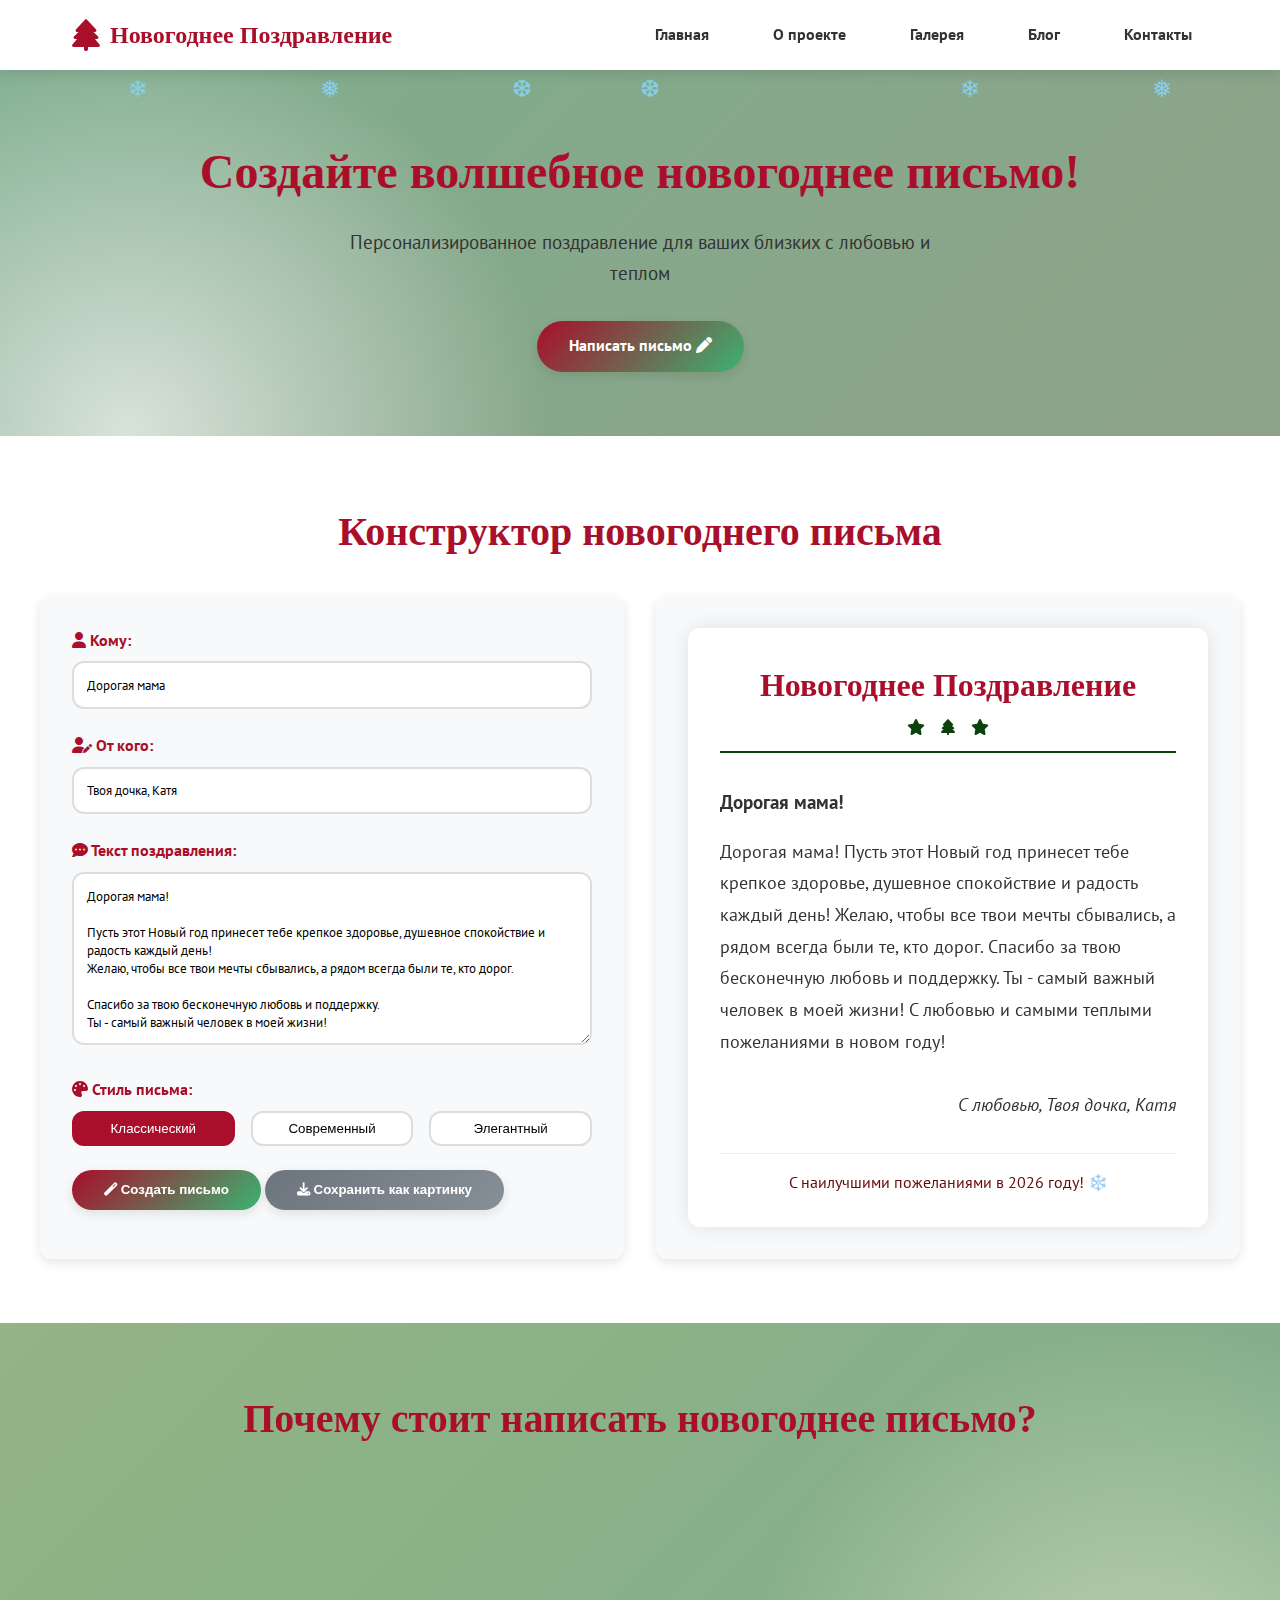
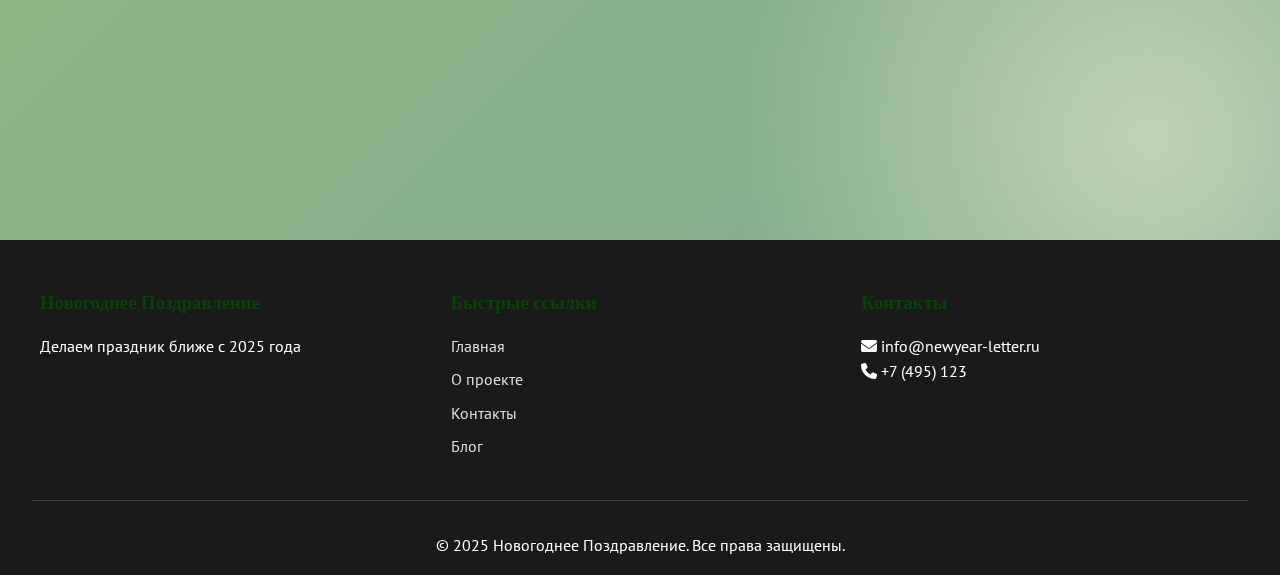
<file: index.html>
<!DOCTYPE html>
<html lang="ru">
<head>
    <meta charset="UTF-8">
    <meta name="viewport" content="width=device-width, initial-scale=1.0">
    <title>Новогоднее Поздравление | Создайте персональное письмо для близких</title>
    <meta name="description" content="Создайте уникальное новогоднее письмо для ваших близких! Персонализируйте текст, выберите оформление и отправьте теплые поздравления. Бесплатно и без регистрации.">
    <link rel="stylesheet" href="css/style.css">
    <link rel="preconnect" href="https://fonts.googleapis.com">
    <link rel="preconnect" href="https://fonts.gstatic.com" crossorigin>
    <link href="https://fonts.googleapis.com/css2?family=Mountains+of+Christmas:wght@400;700&family=PT+Sans:wght@400;700&display=swap" rel="stylesheet">
    <link rel="stylesheet" href="https://cdnjs.cloudflare.com/ajax/libs/font-awesome/6.4.0/css/all.min.css">
</head>
<body>
    <header>
        <nav>
            <div class="logo">
                <i class="fas fa-tree"></i>
                <h1>Новогоднее Поздравление</h1>
            </div>
            <ul>
                <li><a href="index.html">Главная</a></li>
                <li><a href="about.html">О проекте</a></li>
                <li><a href="portfolio.html">Галерея</a></li>
                <li><a href="blog.html">Блог</a></li>
                <li><a href="contacts.html">Контакты</a></li>
            </ul>
        </nav>
    </header>

    <main>
        <section class="hero">
            <div class="hero-content">
                <h1>Создайте волшебное новогоднее письмо!</h1>
                <p>Персонализированное поздравление для ваших близких с любовью и теплом</p>
                <a href="#create-letter" class="btn">Написать письмо <i class="fas fa-pen"></i></a>
            </div>
            <div class="snowflakes" aria-hidden="true">
                <div class="snowflake">❄</div>
                <div class="snowflake">❅</div>
                <div class="snowflake">❆</div>
                <div class="snowflake">❄</div>
                <div class="snowflake">❅</div>
                <div class="snowflake">❆</div>
            </div>
        </section>

        <section id="create-letter" class="letter-creator">
            <h2>Конструктор новогоднего письма</h2>
            <div class="creator-container">
                <div class="editor">
                    <div class="form-group">
                        <label for="recipient"><i class="fas fa-user"></i> Кому:</label>
                        <input type="text" id="recipient" placeholder="Имя получателя" value="Дорогая мама">
                    </div>
                    
                    <div class="form-group">
                        <label for="sender"><i class="fas fa-user-edit"></i> От кого:</label>
                        <input type="text" id="sender" placeholder="Ваше имя" value="Твоя дочка, Катя">
                    </div>
                    
                    <div class="form-group">
                        <label for="message"><i class="fas fa-comment-dots"></i> Текст поздравления:</label>
                        <textarea id="message" rows="8">Дорогая мама!

Пусть этот Новый год принесет тебе крепкое здоровье, душевное спокойствие и радость каждый день! 
Желаю, чтобы все твои мечты сбывались, а рядом всегда были те, кто дорог.

Спасибо за твою бесконечную любовь и поддержку. 
Ты - самый важный человек в моей жизни!

С любовью и самыми теплыми пожеланиями в новом году!</textarea>
                    </div>
                    
                    <div class="form-group">
                        <label><i class="fas fa-palette"></i> Стиль письма:</label>
                        <div class="styles">
                            <button class="style-btn active" data-style="classic">Классический</button>
                            <button class="style-btn" data-style="modern">Современный</button>
                            <button class="style-btn" data-style="elegant">Элегантный</button>
                        </div>
                    </div>
                    
                    <button id="generate-btn" class="btn"><i class="fas fa-magic"></i> Создать письмо</button>
                    <button id="save-btn" class="btn secondary"><i class="fas fa-download"></i> Сохранить как картинку</button>
                </div>
                
                <div class="preview">
                    <div class="letter-preview" id="letter-preview">
                        <div class="letter-header">
                            <h3>Новогоднее Поздравление</h3>
                            <div class="decorations">
                                <i class="fas fa-star"></i>
                                <i class="fas fa-tree"></i>
                                <i class="fas fa-star"></i>
                            </div>
                        </div>
                        <div class="letter-content">
                            <p class="recipient-line" id="preview-recipient">Дорогая мама!</p>
                            <p id="preview-message">Пусть этот Новый год принесет тебе крепкое здоровье, душевное спокойствие и радость каждый день! 
                            Желаю, чтобы все твои мечты сбывались, а рядом всегда были те, кто дорог.<br><br>
                            Спасибо за твою бесконечную любовь и поддержку. 
                            Ты - самый важный человек в моей жизни!</p>
                            <p class="sender-line" id="preview-sender">С любовью, твоя дочка, Катя</p>
                        </div>
                        <div class="letter-footer">
                            <p>С наилучшими пожеланиями в 2026 году! ❄️</p>
                        </div>
                    </div>
                </div>
            </div>
        </section>

        <section class="features">
            <h2>Почему стоит написать новогоднее письмо?</h2>
            <div class="features-grid">
                <div class="feature">
                    <i class="fas fa-heart"></i>
                    <h3>Личное внимание</h3>
                    <p>Персональное письмо показывает, что вы действительно думали о человеке</p>
                </div>
                <div class="feature">
                    <i class="fas fa-gift"></i>
                    <h3>Уникальный подарок</h3>
                    <p>Слова, идущие от сердца, ценнее любого материального подарка</p>
                </div>
                <div class="feature">
                    <i class="fas fa-clock"></i>
                    <h3>Память на годы</h3>
                    <p>Такие письма хранят и перечитывают, вспоминая теплые моменты</p>
                </div>
                <div class="feature">
                    <i class="fas fa-magic"></i>
                    <h3>Простота создания</h3>
                    <p>Наш конструктор поможет создать красивое письмо за 5 минут</p>
                </div>
            </div>
        </section>
    </main>

    <footer>
        <div class="footer-content">
            <div class="footer-section">
                <h3>Новогоднее Поздравление</h3>
                <p>Делаем праздник ближе с 2025 года</p>
            </div>
            <div class="footer-section">
                <h3>Быстрые ссылки</h3>
                <ul>
                    <li><a href="index.html">Главная</a></li>
                    <li><a href="about.html">О проекте</a></li>
                    <li><a href="contacts.html">Контакты</a></li>
                    <li><a href="blog.html">Блог</a></li>
                </ul>
            </div>
            <div class="footer-section">
                <h3>Контакты</h3>
                <p><i class="fas fa-envelope"></i> info@newyear-letter.ru</p>
                <p><i class="fas fa-phone"></i> +7 (495) 123</p>
            </div>
        </div>
        <div class="footer-bottom">
            <p>&copy; 2025 Новогоднее Поздравление. Все права защищены.</p>
        </div>
    </footer>

    <script src="js/script.js"></script>
</body>
</html>
</file>
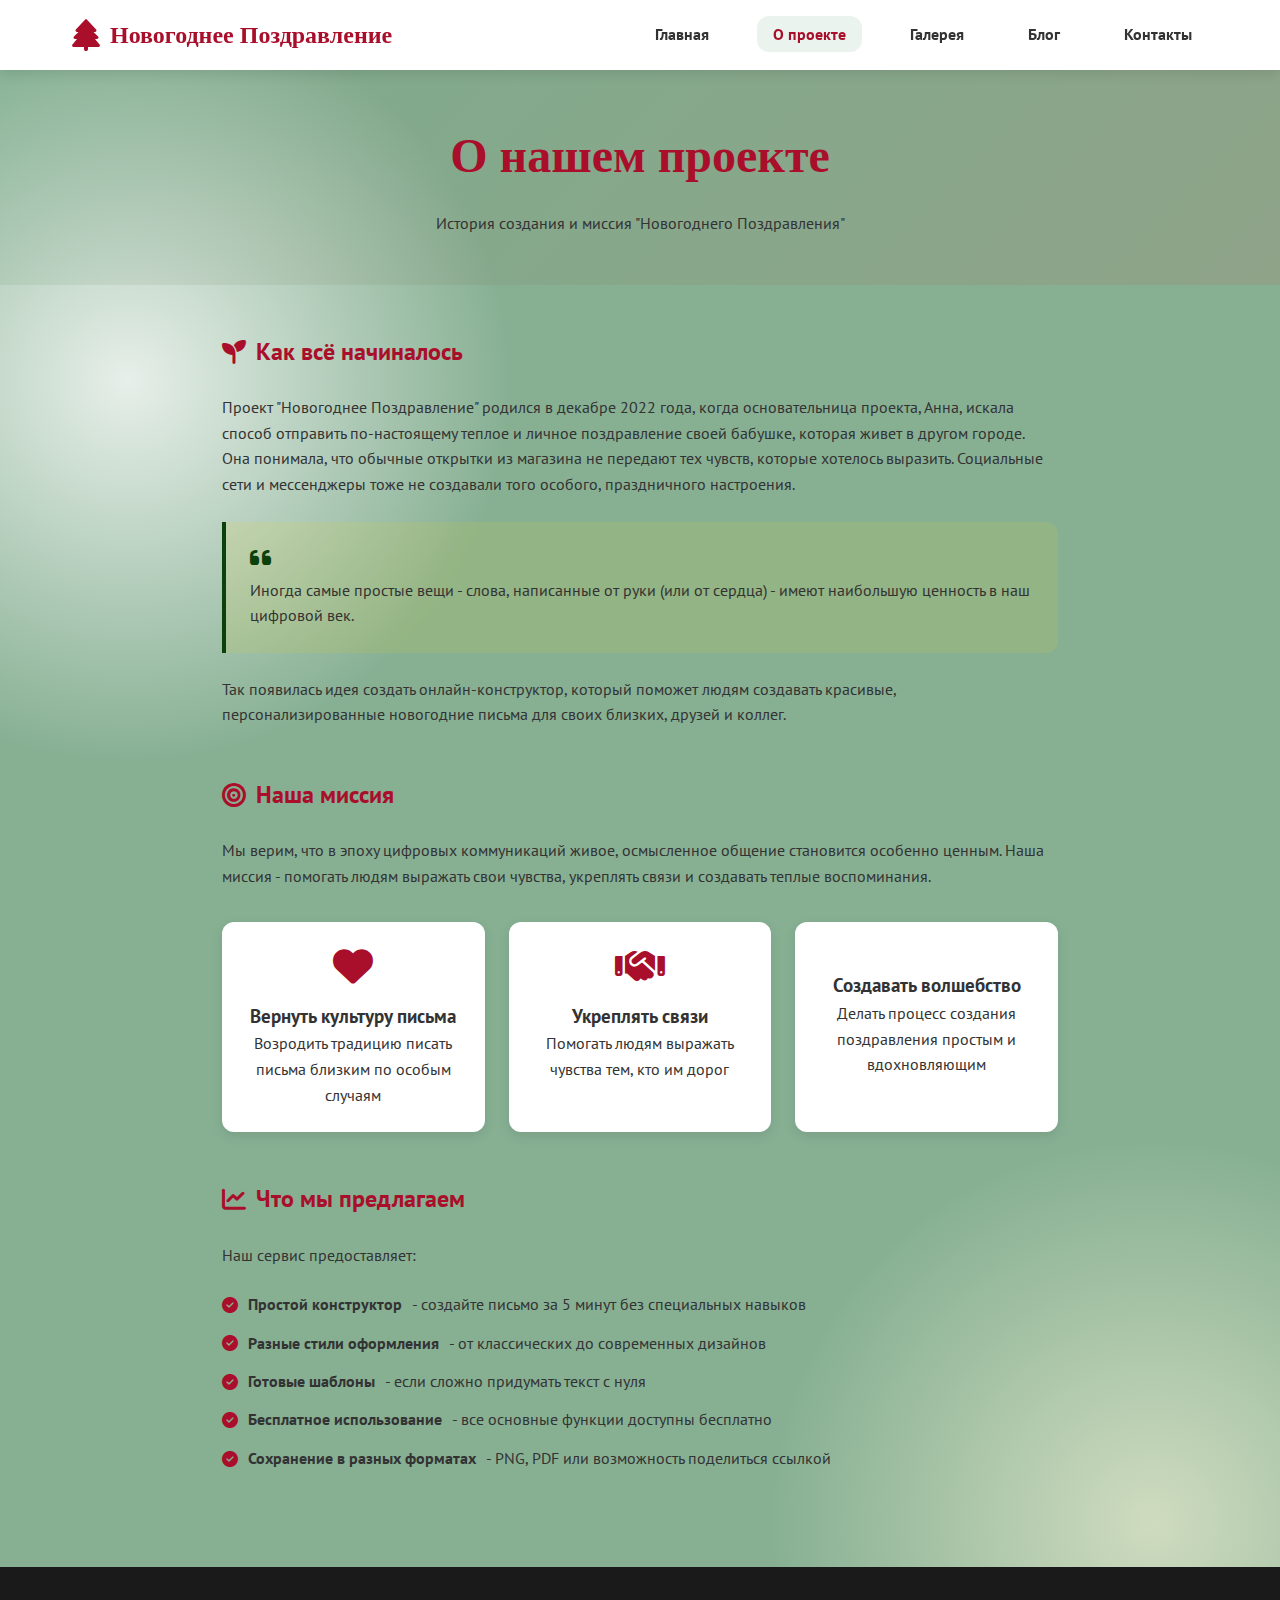
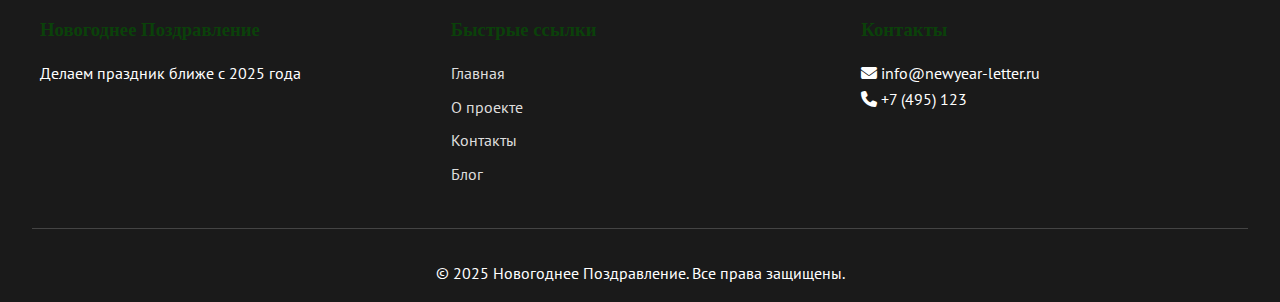
<file: about.html>
<!DOCTYPE html>
<html lang="ru">
<head>
    <meta charset="UTF-8">
    <meta name="viewport" content="width=device-width, initial-scale=1.0">
    <title>О проекте | Новогоднее Поздравление - история создания и миссия</title>
    <meta name="description" content="Узнайте историю создания проекта 'Новогоднее Поздравление'. Наша миссия - помочь людям выразить свои чувства близким через персонализированные письма.">
    <link rel="stylesheet" href="css/style.css">
    <link rel="preconnect" href="https://fonts.googleapis.com">
    <link rel="preconnect" href="https://fonts.gstatic.com" crossorigin>
    <link href="https://fonts.googleapis.com/css2?family=Mountains+of+Christmas:wght@400;700&family=PT+Sans:wght@400;700&display=swap" rel="stylesheet">
    <link rel="stylesheet" href="https://cdnjs.cloudflare.com/ajax/libs/font-awesome/6.4.0/css/all.min.css">
</head>
<body>
    <header>
        <nav>
            <div class="logo">
                <i class="fas fa-tree"></i>
                <h1>Новогоднее Поздравление</h1>
            </div>
            <ul>
                <li><a href="index.html">Главная</a></li>
                <li><a href="about.html" class="active">О проекте</a></li>
                <li><a href="portfolio.html">Галерея</a></li>
                <li><a href="blog.html">Блог</a></li>
                <li><a href="contacts.html">Контакты</a></li>
            </ul>
        </nav>
    </header>

    <main class="about-page">
        <section class="page-header">
            <h1>О нашем проекте</h1>
            <p>История создания и миссия "Новогоднего Поздравления"</p>
        </section>

        <section class="about-content">
            <article>
                <h2><i class="fas fa-seedling"></i> Как всё начиналось</h2>
                <p>Проект "Новогоднее Поздравление" родился в декабре 2022 года, когда основательница проекта, Анна, искала способ отправить по-настоящему теплое и личное поздравление своей бабушке, которая живет в другом городе.</p>
                
                <p>Она понимала, что обычные открытки из магазина не передают тех чувств, которые хотелось выразить. Социальные сети и мессенджеры тоже не создавали того особого, праздничного настроения.</p>
                
                <div class="highlight-box">
                    <i class="fas fa-quote-left"></i>
                    <p>Иногда самые простые вещи - слова, написанные от руки (или от сердца) - имеют наибольшую ценность в наш цифровой век.</p>
                </div>
                
                <p>Так появилась идея создать онлайн-конструктор, который поможет людям создавать красивые, персонализированные новогодние письма для своих близких, друзей и коллег.</p>
            </article>

            <article>
                <h2><i class="fas fa-bullseye"></i> Наша миссия</h2>
                <p>Мы верим, что в эпоху цифровых коммуникаций живое, осмысленное общение становится особенно ценным. Наша миссия - помогать людям выражать свои чувства, укреплять связи и создавать теплые воспоминания.</p>
                
                <div class="mission-cards">
                    <div class="mission-card">
                        <i class="fas fa-heart"></i>
                        <h3>Вернуть культуру письма</h3>
                        <p>Возродить традицию писать письма близким по особым случаям</p>
                    </div>
                    <div class="mission-card">
                        <i class="fas fa-handshake"></i>
                        <h3>Укреплять связи</h3>
                        <p>Помогать людям выражать чувства тем, кто им дорог</p>
                    </div>
                    <div class="mission-card">
                        <i class="fas fa-sparkles"></i>
                        <h3>Создавать волшебство</h3>
                        <p>Делать процесс создания поздравления простым и вдохновляющим</p>
                    </div>
                </div>
            </article>

            <article>
                <h2><i class="fas fa-chart-line"></i> Что мы предлагаем</h2>
                <p>Наш сервис предоставляет:</p>
                <ul class="features-list">
                    <li><i class="fas fa-check-circle"></i> <strong>Простой конструктор</strong> - создайте письмо за 5 минут без специальных навыков</li>
                    <li><i class="fas fa-check-circle"></i> <strong>Разные стили оформления</strong> - от классических до современных дизайнов</li>
                    <li><i class="fas fa-check-circle"></i> <strong>Готовые шаблоны</strong> - если сложно придумать текст с нуля</li>
                    <li><i class="fas fa-check-circle"></i> <strong>Бесплатное использование</strong> - все основные функции доступны бесплатно</li>
                    <li><i class="fas fa-check-circle"></i> <strong>Сохранение в разных форматах</strong> - PNG, PDF или возможность поделиться ссылкой</li>
                </ul>
            </article>

            
        </section>
    </main>

    <footer>
        <div class="footer-content">
            <div class="footer-section">
                <h3>Новогоднее Поздравление</h3>
                <p>Делаем праздник ближе с 2025 года</p>
            </div>
            <div class="footer-section">
                <h3>Быстрые ссылки</h3>
                <ul>
                    <li><a href="index.html">Главная</a></li>
                    <li><a href="about.html">О проекте</a></li>
                    <li><a href="contacts.html">Контакты</a></li>
                    <li><a href="blog.html">Блог</a></li>
                </ul>
            </div>
            <div class="footer-section">
                <h3>Контакты</h3>
                <p><i class="fas fa-envelope"></i> info@newyear-letter.ru</p>
                <p><i class="fas fa-phone"></i> +7 (495) 123</p>
            </div>
        </div>
        <div class="footer-bottom">
            <p>&copy; 2025 Новогоднее Поздравление. Все права защищены.</p>
        </div>
    </footer>

    <script src="js/script.js"></script>
</body>
</html>
</file>
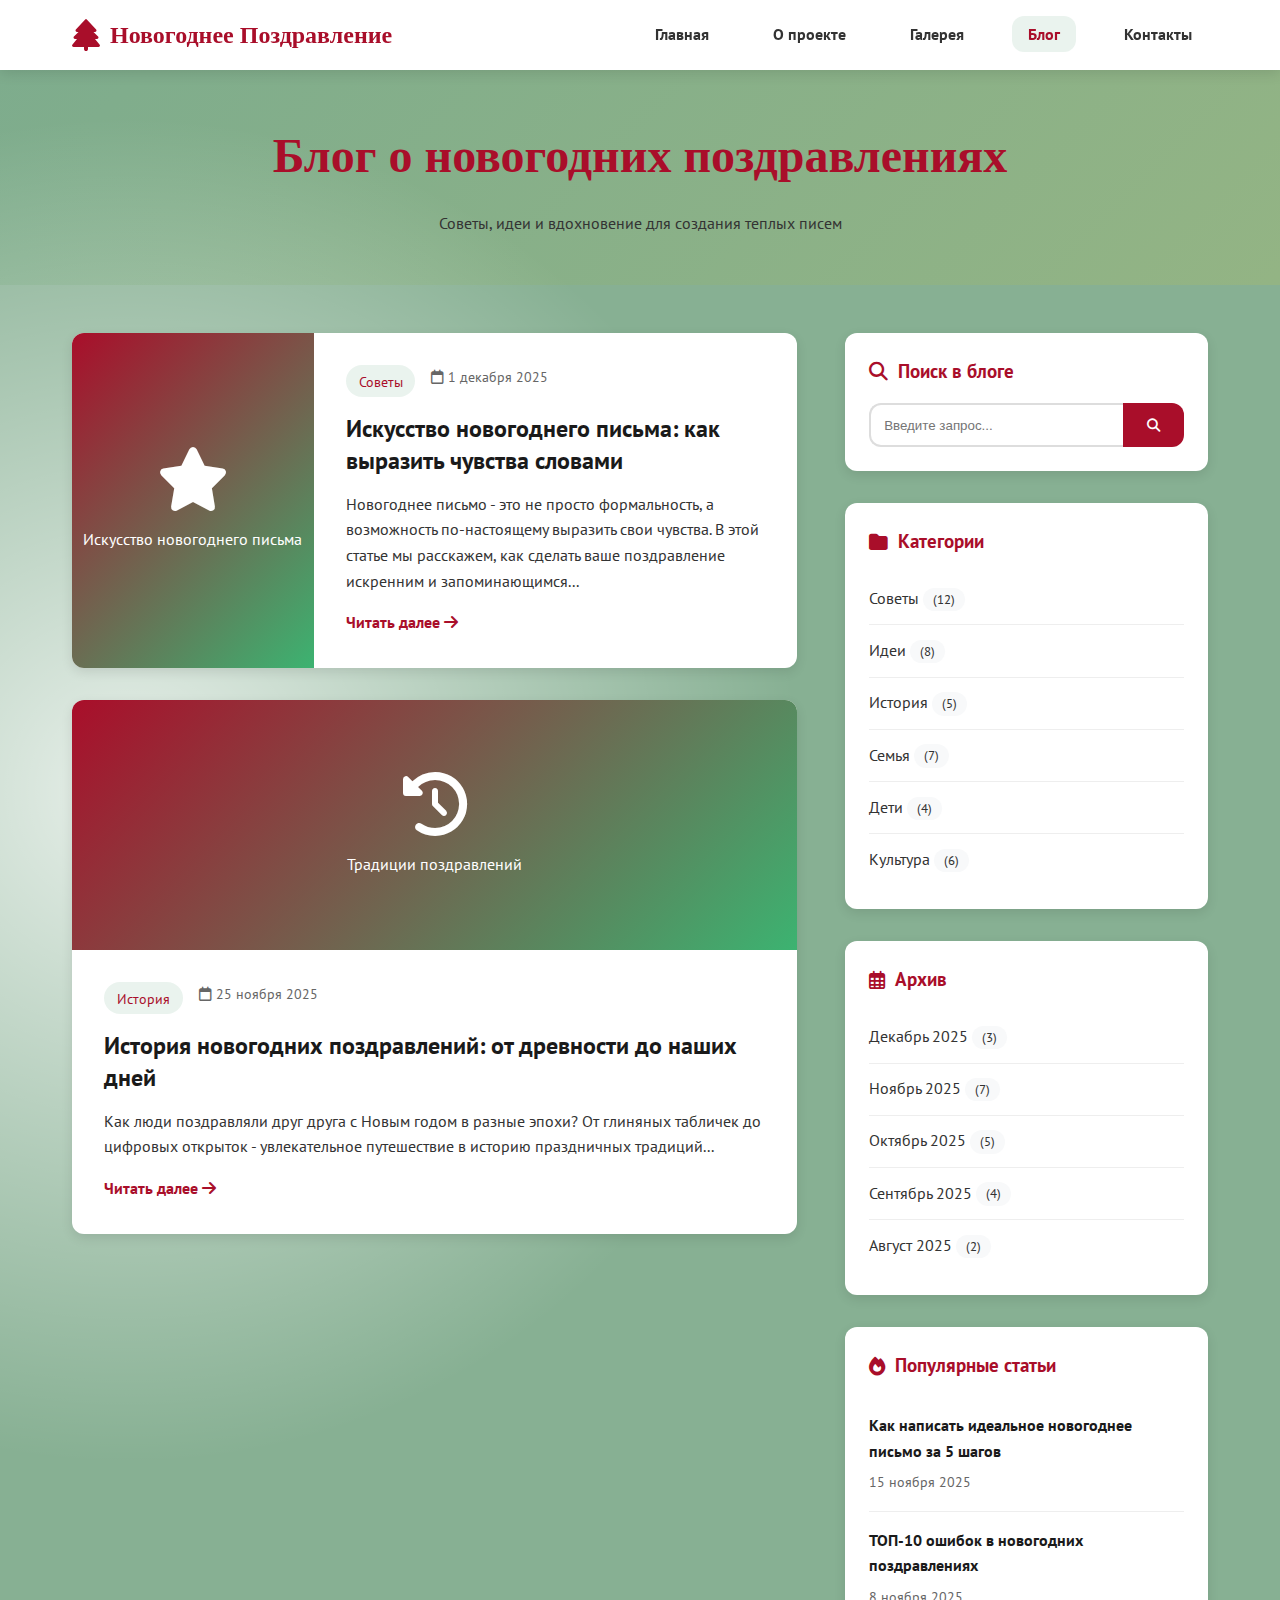
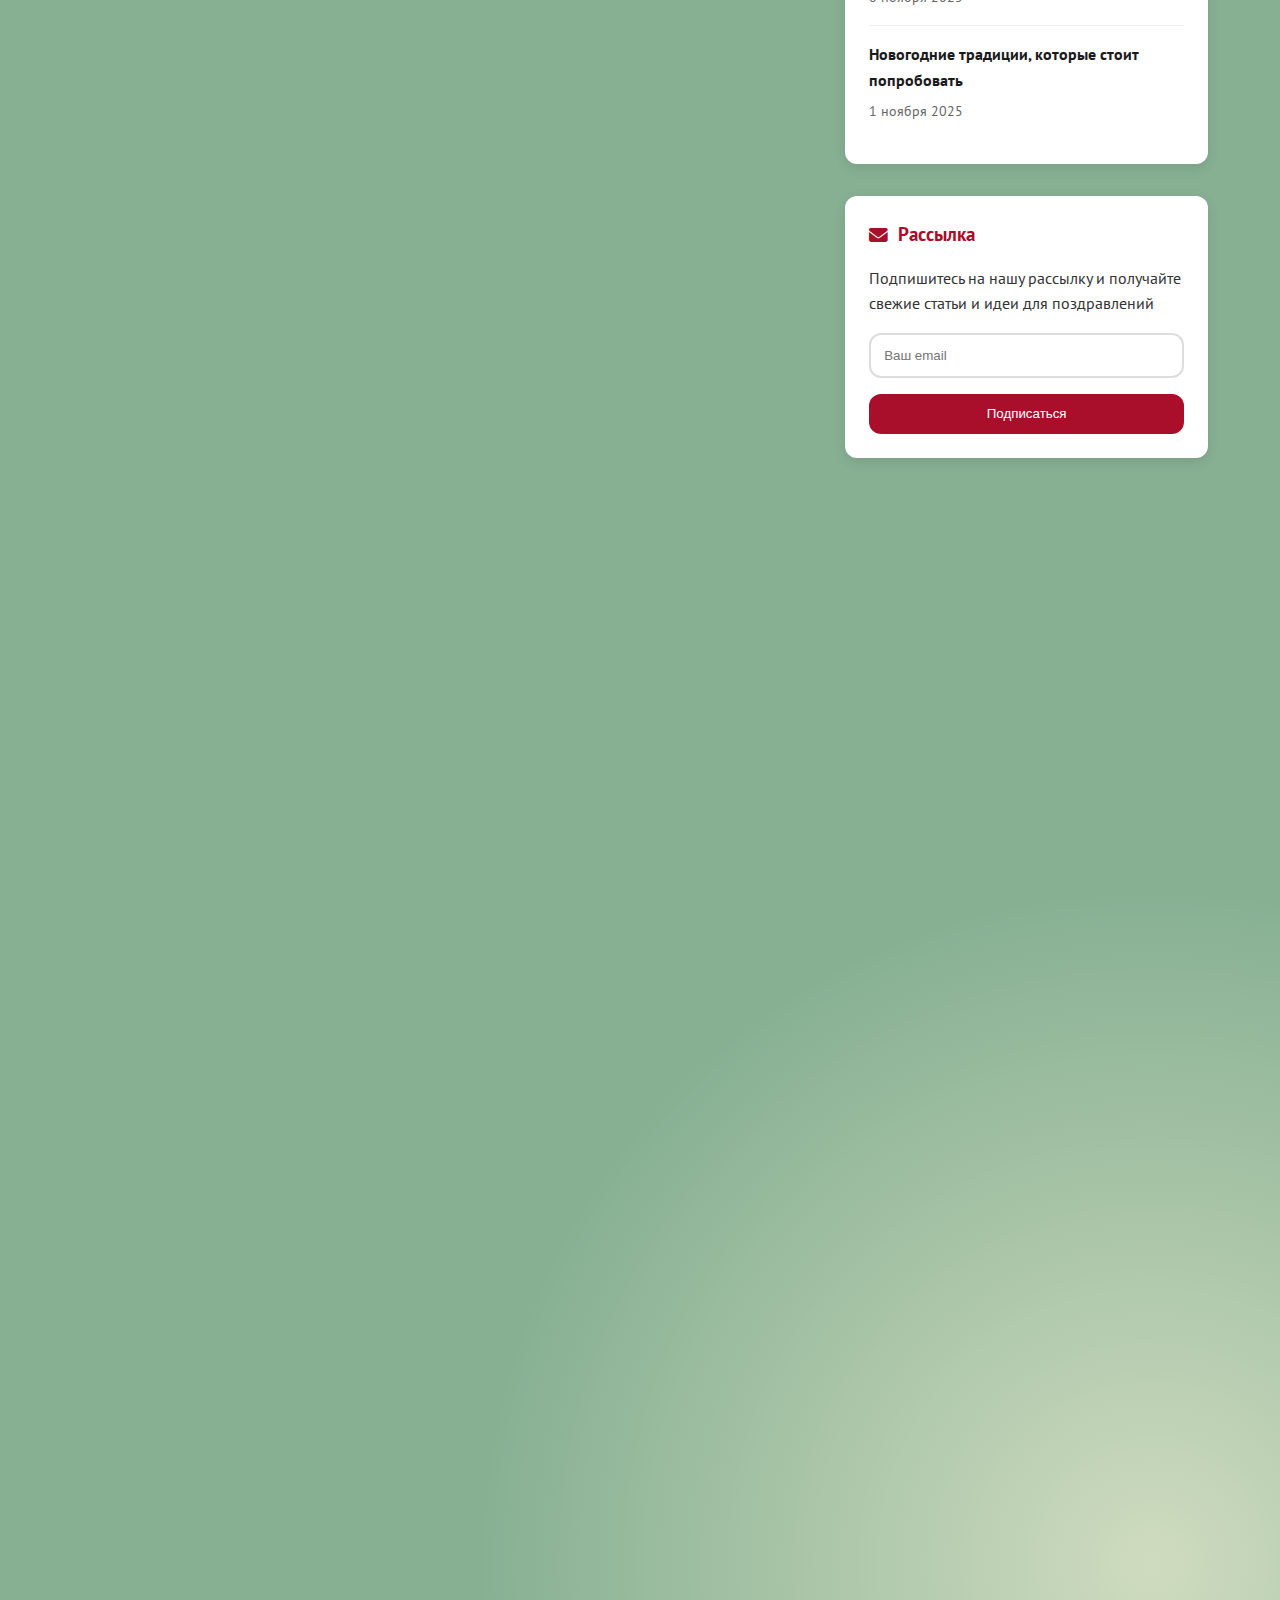
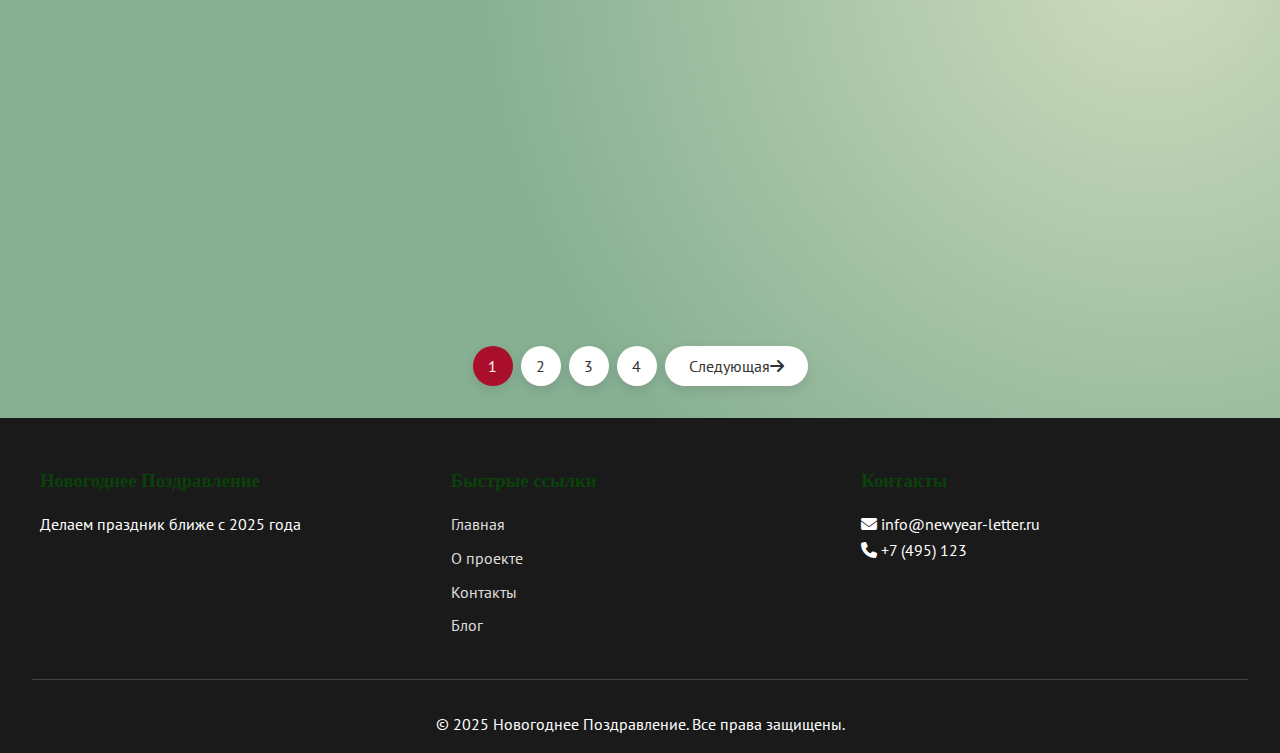
<file: blog.html>
<!DOCTYPE html>
<html lang="ru">
<head>
    <meta charset="UTF-8">
    <meta name="viewport" content="width=device-width, initial-scale=1.0">
    <title>Блог | Новогоднее Поздравление - советы и идеи для поздравлений</title>
    <meta name="description" content="Полезные статьи о том, как создавать трогательные новогодние письма, традициях празднования и идеях для персонализированных поздравлений.">
    <link rel="stylesheet" href="css/style.css">
    <link rel="preconnect" href="https://fonts.googleapis.com">
    <link rel="preconnect" href="https://fonts.gstatic.com" crossorigin>
    <link href="https://fonts.googleapis.com/css2?family=Mountains+of+Christmas:wght@400;700&family=PT+Sans:wght@400;700&display=swap" rel="stylesheet">
    <link rel="stylesheet" href="https://cdnjs.cloudflare.com/ajax/libs/font-awesome/6.4.0/css/all.min.css">
</head>
<body>
    <header>
        <nav>
            <div class="logo">
                <i class="fas fa-tree"></i>
                <h1>Новогоднее Поздравление</h1>
            </div>
            <ul>
                <li><a href="index.html">Главная</a></li>
                <li><a href="about.html">О проекте</a></li>
                <li><a href="portfolio.html">Галерея</a></li>
                <li><a href="blog.html" class="active">Блог</a></li>
                <li><a href="contacts.html">Контакты</a></li>
            </ul>
        </nav>
    </header>

    <main class="blog-page">
        <section class="page-header">
            <h1>Блог о новогодних поздравлениях</h1>
            <p>Советы, идеи и вдохновение для создания теплых писем</p>
        </section>

        <section class="blog-container">
            <div class="blog-content">
                <article class="blog-post featured">
                    <div class="post-image">
                        <div class="image-placeholder">
                            <i class="fas fa-star"></i>
                            <p>Искусство новогоднего письма</p>
                        </div>
                    </div>
                    <div class="post-content">
                        <div class="post-meta">
                            <span class="post-category">Советы</span>
                            <span class="post-date"><i class="far fa-calendar"></i> 1 декабря 2025</span>
                        </div>
                        <h2>Искусство новогоднего письма: как выразить чувства словами</h2>
                        <p>Новогоднее письмо - это не просто формальность, а возможность по-настоящему выразить свои чувства. В этой статье мы расскажем, как сделать ваше поздравление искренним и запоминающимся...</p>
                        <a href="#" class="read-more">Читать далее <i class="fas fa-arrow-right"></i></a>
                    </div>
                </article>

                <article class="blog-post">
                    <div class="post-image">
                        <div class="image-placeholder">
                            <i class="fas fa-history"></i>
                            <p>Традиции поздравлений</p>
                        </div>
                    </div>
                    <div class="post-content">
                        <div class="post-meta">
                            <span class="post-category">История</span>
                            <span class="post-date"><i class="far fa-calendar"></i> 25 ноября 2025</span>
                        </div>
                        <h2>История новогодних поздравлений: от древности до наших дней</h2>
                        <p>Как люди поздравляли друг друга с Новым годом в разные эпохи? От глиняных табличек до цифровых открыток - увлекательное путешествие в историю праздничных традиций...</p>
                        <a href="#" class="read-more">Читать далее <i class="fas fa-arrow-right"></i></a>
                    </div>
                </article>

                <article class="blog-post">
                    <div class="post-image">
                        <div class="image-placeholder">
                            <i class="fas fa-lightbulb"></i>
                            <p>Креативные идеи</p>
                        </div>
                    </div>
                    <div class="post-content">
                        <div class="post-meta">
                            <span class="post-category">Идеи</span>
                            <span class="post-date"><i class="far fa-calendar"></i> 18 ноября 2025</span>
                        </div>
                        <h2>10 креативных идей для новогодних писем</h2>
                        <p>Устали от шаблонных поздравлений? Предлагаем 10 оригинальных идей, которые сделают ваши новогодние письма уникальными и запоминающимися...</p>
                        <a href="#" class="read-more">Читать далее <i class="fas fa-arrow-right"></i></a>
                    </div>
                </article>

                <article class="blog-post">
                    <div class="post-image">
                        <div class="image-placeholder">
                            <i class="fas fa-users"></i>
                            <p>Семейные традиции</p>
                        </div>
                    </div>
                    <div class="post-content">
                        <div class="post-meta">
                            <span class="post-category">Семья</span>
                            <span class="post-date"><i class="far fa-calendar"></i> 10 ноября 2025</span>
                        </div>
                        <h2>Семейные традиции: новогодняя переписка между поколениями</h2>
                        <p>Как создать трогательную традицию обмена письмами между членами семьи разного возраста? Советы для укрепления семейных связей через письменное общение...</p>
                        <a href="#" class="read-more">Читать далее <i class="fas fa-arrow-right"></i></a>
                    </div>
                </article>

                <article class="blog-post">
                    <div class="post-image">
                        <div class="image-placeholder">
                            <i class="fas fa-globe"></i>
                            <p>Мировые традиции</p>
                        </div>
                    </div>
                    <div class="post-content">
                        <div class="post-meta">
                            <span class="post-category">Культура</span>
                            <span class="post-date"><i class="far fa-calendar"></i> 5 ноября 2025</span>
                        </div>
                        <h2>Как поздравляют с Новым годом в разных странах мира</h2>
                        <p>От Японии до Мексики: изучаем уникальные традиции новогодних поздравлений в разных культурах и что мы можем перенять для своих писем...</p>
                        <a href="#" class="read-more">Читать далее <i class="fas fa-arrow-right"></i></a>
                    </div>
                </article>

                <article class="blog-post">
                    <div class="post-image">
                        <div class="image-placeholder">
                            <i class="fas fa-child"></i>
                            <p>Для детей</p>
                        </div>
                    </div>
                    <div class="post-content">
                        <div class="post-meta">
                            <span class="post-category">Дети</span>
                            <span class="post-date"><i class="far fa-calendar"></i> 28 октября 2025</span>
                        </div>
                        <h2>Новогодние письма от детей: как помочь ребенку выразить эмоции</h2>
                        <p>Практические советы для родителей, как помочь детям создать свои первые новогодние письма для родных и друзей. Развиваем эмоциональный интеллект через творчество...</p>
                        <a href="#" class="read-more">Читать далее <i class="fas fa-arrow-right"></i></a>
                    </div>
                </article>
            </div>

            <aside class="blog-sidebar">
                <div class="sidebar-widget">
                    <h3><i class="fas fa-search"></i> Поиск в блоге</h3>
                    <div class="search-box">
                        <input type="text" placeholder="Введите запрос...">
                        <button><i class="fas fa-search"></i></button>
                    </div>
                </div>

                <div class="sidebar-widget">
                    <h3><i class="fas fa-folder"></i> Категории</h3>
                    <ul class="categories">
                        <li><a href="#">Советы <span>(12)</span></a></li>
                        <li><a href="#">Идеи <span>(8)</span></a></li>
                        <li><a href="#">История <span>(5)</span></a></li>
                        <li><a href="#">Семья <span>(7)</span></a></li>
                        <li><a href="#">Дети <span>(4)</span></a></li>
                        <li><a href="#">Культура <span>(6)</span></a></li>
                    </ul>
                </div>

                <div class="sidebar-widget">
                    <h3><i class="far fa-calendar-alt"></i> Архив</h3>
                    <ul class="archive">
                        <li><a href="#">Декабрь 2025 <span>(3)</span></a></li>
                        <li><a href="#">Ноябрь 2025 <span>(7)</span></a></li>
                        <li><a href="#">Октябрь 2025 <span>(5)</span></a></li>
                        <li><a href="#">Сентябрь 2025 <span>(4)</span></a></li>
                        <li><a href="#">Август 2025 <span>(2)</span></a></li>
                    </ul>
                </div>

                <div class="sidebar-widget popular-posts">
                    <h3><i class="fas fa-fire"></i> Популярные статьи</h3>
                    <div class="popular-post">
                        <h4><a href="#">Как написать идеальное новогоднее письмо за 5 шагов</a></h4>
                        <span class="post-date">15 ноября 2025</span>
                    </div>
                    <div class="popular-post">
                        <h4><a href="#">ТОП-10 ошибок в новогодних поздравлениях</a></h4>
                        <span class="post-date">8 ноября 2025</span>
                    </div>
                    <div class="popular-post">
                        <h4><a href="#">Новогодние традиции, которые стоит попробовать</a></h4>
                        <span class="post-date">1 ноября 2025</span>
                    </div>
                </div>

                <div class="sidebar-widget newsletter-widget">
                    <h3><i class="fas fa-envelope"></i> Рассылка</h3>
                    <p>Подпишитесь на нашу рассылку и получайте свежие статьи и идеи для поздравлений</p>
                    <div class="newsletter-form">
                        <input type="email" placeholder="Ваш email">
                        <button>Подписаться</button>
                    </div>
                </div>
            </aside>
        </section>

        <section class="pagination">
            <a href="#" class="page-link active">1</a>
            <a href="#" class="page-link">2</a>
            <a href="#" class="page-link">3</a>
            <a href="#" class="page-link">4</a>
            <a href="#" class="page-link next">Следующая <i class="fas fa-arrow-right"></i></a>
        </section>
    </main>

    <footer>
        <div class="footer-content">
            <div class="footer-section">
                <h3>Новогоднее Поздравление</h3>
                <p>Делаем праздник ближе с 2025 года</p>
            </div>
            <div class="footer-section">
                <h3>Быстрые ссылки</h3>
                <ul>
                    <li><a href="index.html">Главная</a></li>
                    <li><a href="about.html">О проекте</a></li>
                    <li><a href="contacts.html">Контакты</a></li>
                    <li><a href="blog.html">Блог</a></li>
                </ul>
            </div>
            <div class="footer-section">
                <h3>Контакты</h3>
                <p><i class="fas fa-envelope"></i> info@newyear-letter.ru</p>
                <p><i class="fas fa-phone"></i> +7 (495) 123</p>
            </div>
        </div>
        <div class="footer-bottom">
            <p>&copy; 2025 Новогоднее Поздравление. Все права защищены.</p>
        </div>
    </footer>

    <script src="js/script.js"></script>
</body>
</html>
</file>
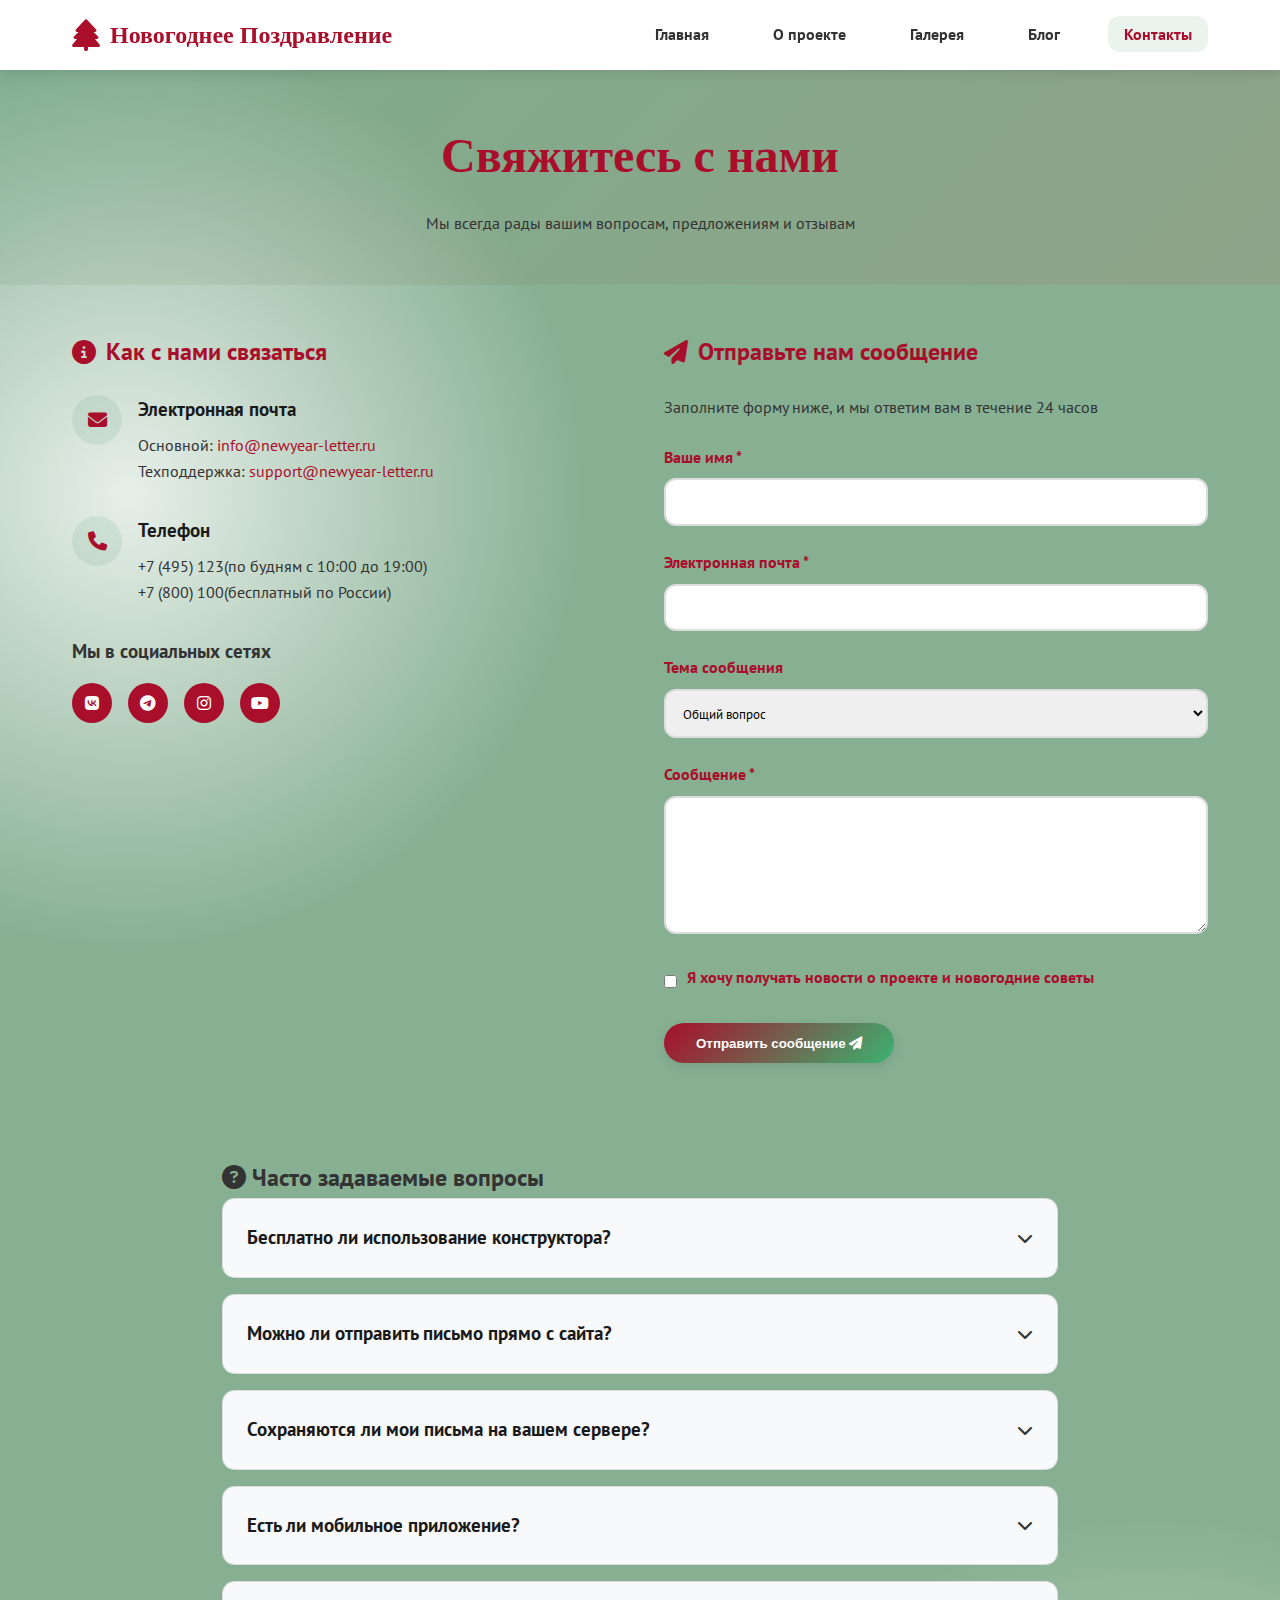
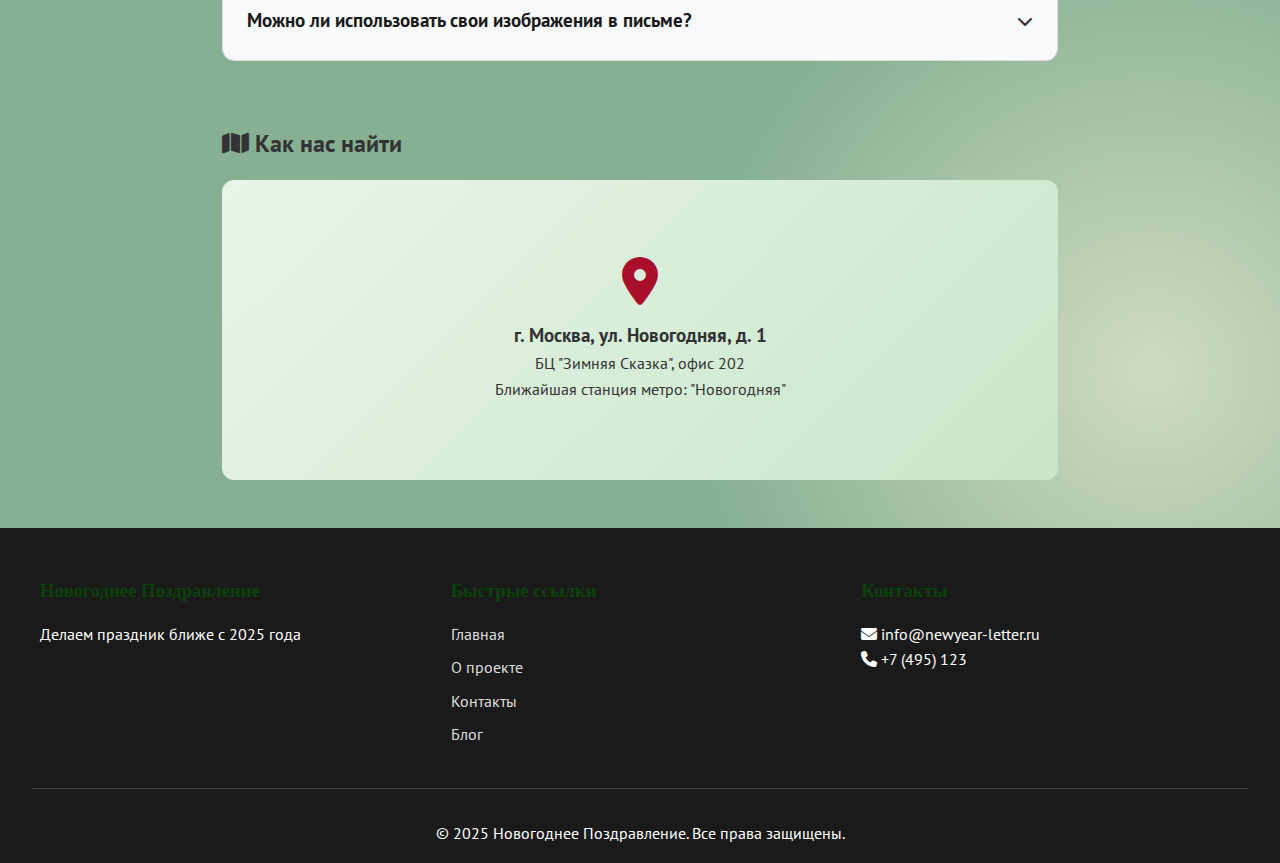
<file: contacts.html>
<!DOCTYPE html>
<html lang="ru">
<head>
    <meta charset="UTF-8">
    <meta name="viewport" content="width=device-width, initial-scale=1.0">
    <title>Контакты | Новогоднее Поздравление - свяжитесь с нами</title>
    <meta name="description" content="Свяжитесь с командой проекта 'Новогоднее Поздравление'. Мы всегда рады вашим вопросам, предложениям и отзывам.">
    <link rel="stylesheet" href="css/style.css">
    <link rel="preconnect" href="https://fonts.googleapis.com">
    <link rel="preconnect" href="https://fonts.gstatic.com" crossorigin>
    <link href="https://fonts.googleapis.com/css2?family=Mountains+of+Christmas:wght@400;700&family=PT+Sans:wght@400;700&display=swap" rel="stylesheet">
    <link rel="stylesheet" href="https://cdnjs.cloudflare.com/ajax/libs/font-awesome/6.4.0/css/all.min.css">
</head>
<body>
    <header>
        <nav>
            <div class="logo">
                <i class="fas fa-tree"></i>
                <h1>Новогоднее Поздравление</h1>
            </div>
            <ul>
                <li><a href="index.html">Главная</a></li>
                <li><a href="about.html">О проекте</a></li>
                <li><a href="portfolio.html">Галерея</a></li>
                <li><a href="blog.html">Блог</a></li>
                <li><a href="contacts.html" class="active">Контакты</a></li>
            </ul>
        </nav>
    </header>

    <main class="contacts-page">
        <section class="page-header">
            <h1>Свяжитесь с нами</h1>
            <p>Мы всегда рады вашим вопросам, предложениям и отзывам</p>
        </section>

        <section class="contact-container">
            <div class="contact-info">
                <h2><i class="fas fa-info-circle"></i> Как с нами связаться</h2>
                
                <div class="contact-method">
                    <div class="contact-icon">
                        <i class="fas fa-envelope"></i>
                    </div>
                    <div class="contact-details">
                        <h3>Электронная почта</h3>
                        <p>Основной: <a href="mailto:info@newyear-letter.ru">info@newyear-letter.ru</a></p>
                        <p>Техподдержка: <a href="mailto:support@newyear-letter.ru">support@newyear-letter.ru</a></p>
                    </div>
                </div>
                
                <div class="contact-method">
                    <div class="contact-icon">
                        <i class="fas fa-phone"></i>
                    </div>
                    <div class="contact-details">
                        <h3>Телефон</h3>
                        <p>+7 (495) 123(по будням с 10:00 до 19:00)</p>
                        <p>+7 (800) 100(бесплатный по России)</p>
                    </div>
                </div>
                
                
                
                <div class="social-links">
                    <h3>Мы в социальных сетях</h3>
                    <div class="social-icons">
                        <a href="#" class="social-icon"><i class="fab fa-vk"></i></a>
                        <a href="#" class="social-icon"><i class="fab fa-telegram"></i></a>
                        <a href="#" class="social-icon"><i class="fab fa-instagram"></i></a>
                        <a href="#" class="social-icon"><i class="fab fa-youtube"></i></a>
                    </div>
                </div>
            </div>
            
            <div class="contact-form-section">
                <h2><i class="fas fa-paper-plane"></i> Отправьте нам сообщение</h2>
                <p>Заполните форму ниже, и мы ответим вам в течение 24 часов</p>
                
                <form id="contact-form" class="contact-form">
                    <div class="form-group">
                        <label for="name">Ваше имя *</label>
                        <input type="text" id="name" name="name" required>
                    </div>
                    
                    <div class="form-group">
                        <label for="email">Электронная почта *</label>
                        <input type="email" id="email" name="email" required>
                    </div>
                    
                    <div class="form-group">
                        <label for="subject">Тема сообщения</label>
                        <select id="subject" name="subject">
                            <option value="general">Общий вопрос</option>
                            <option value="support">Техническая поддержка</option>
                            <option value="suggestion">Предложение по улучшению</option>
                            <option value="cooperation">Сотрудничество</option>
                            <option value="other">Другое</option>
                        </select>
                    </div>
                    
                    <div class="form-group">
                        <label for="message">Сообщение *</label>
                        <textarea id="message" name="message" rows="6" required></textarea>
                    </div>
                    
                    <div class="form-group checkbox-group">
                        <input type="checkbox" id="newsletter" name="newsletter">
                        <label for="newsletter">Я хочу получать новости о проекте и новогодние советы</label>
                    </div>
                    
                    <button type="submit" class="btn">Отправить сообщение <i class="fas fa-paper-plane"></i></button>
                </form>
                
                <div id="form-message" class="form-message"></div>
            </div>
        </section>

        <section class="faq-section">
            <h2><i class="fas fa-question-circle"></i> Часто задаваемые вопросы</h2>
            
            <div class="faq-item">
                <div class="faq-question">
                    <h3>Бесплатно ли использование конструктора?</h3>
                    <i class="fas fa-chevron-down"></i>
                </div>
                <div class="faq-answer">
                    <p>Да, наш конструктор полностью бесплатен. Вы можете создавать, редактировать и сохранять неограниченное количество писем без каких-либо платежей.</p>
                </div>
            </div>
            
            <div class="faq-item">
                <div class="faq-question">
                    <h3>Можно ли отправить письмо прямо с сайта?</h3>
                    <i class="fas fa-chevron-down"></i>
                </div>
                <div class="faq-answer">
                    <p>В настоящее время мы предоставляем возможность скачать письмо в формате PNG или PDF, чтобы вы могли отправить его через предпочитаемый способ (email, мессенджер, распечатать). Функция прямой отправки находится в разработке.</p>
                </div>
            </div>
            
            <div class="faq-item">
                <div class="faq-question">
                    <h3>Сохраняются ли мои письма на вашем сервере?</h3>
                    <i class="fas fa-chevron-down"></i>
                </div>
                <div class="faq-answer">
                    <p>Нет, все письма создаются и обрабатываются непосредственно в вашем браузере. Мы не храним содержимое ваших писем на своих серверах для обеспечения максимальной конфиденциальности.</p>
                </div>
            </div>
            
            <div class="faq-item">
                <div class="faq-question">
                    <h3>Есть ли мобильное приложение?</h3>
                    <i class="fas fa-chevron-down"></i>
                </div>
                <div class="faq-answer">
                    <p>Пока у нас нет отдельного мобильного приложения, но наш сайт полностью адаптирован для мобильных устройств и корректно работает на смартфонах и планшетах.</p>
                </div>
            </div>
            
            <div class="faq-item">
                <div class="faq-question">
                    <h3>Можно ли использовать свои изображения в письме?</h3>
                    <i class="fas fa-chevron-down"></i>
                </div>
                <div class="faq-answer">
                    <p>В текущей версии доступны только наши предустановленные стили оформления. Возможность загрузки собственных изображений планируется добавить в будущих обновлениях.</p>
                </div>
            </div>
        </section>
        
        <section class="map-section">
            <h2><i class="fas fa-map"></i> Как нас найти</h2>
            <div class="map-placeholder">
                <div class="map-content">
                    <i class="fas fa-map-marker-alt"></i>
                    <h3>г. Москва, ул. Новогодняя, д. 1</h3>
                    <p>БЦ "Зимняя Сказка", офис 202</p>
                    <p>Ближайшая станция метро: "Новогодняя"</p>
                </div>
            </div>
        </section>
    </main>

    <footer>
        <div class="footer-content">
            <div class="footer-section">
                <h3>Новогоднее Поздравление</h3>
                <p>Делаем праздник ближе с 2025 года</p>
            </div>
            <div class="footer-section">
                <h3>Быстрые ссылки</h3>
                <ul>
                    <li><a href="index.html">Главная</a></li>
                    <li><a href="about.html">О проекте</a></li>
                    <li><a href="contacts.html">Контакты</a></li>
                    <li><a href="blog.html">Блог</a></li>
                </ul>
            </div>
            <div class="footer-section">
                <h3>Контакты</h3>
                <p><i class="fas fa-envelope"></i> info@newyear-letter.ru</p>
                <p><i class="fas fa-phone"></i> +7 (495) 123</p>
            </div>
        </div>
        <div class="footer-bottom">
            <p>&copy; 2025 Новогоднее Поздравление. Все права защищены.</p>
        </div>
    </footer>

    <script src="js/script.js"></script>
</body>
</html>
</file>
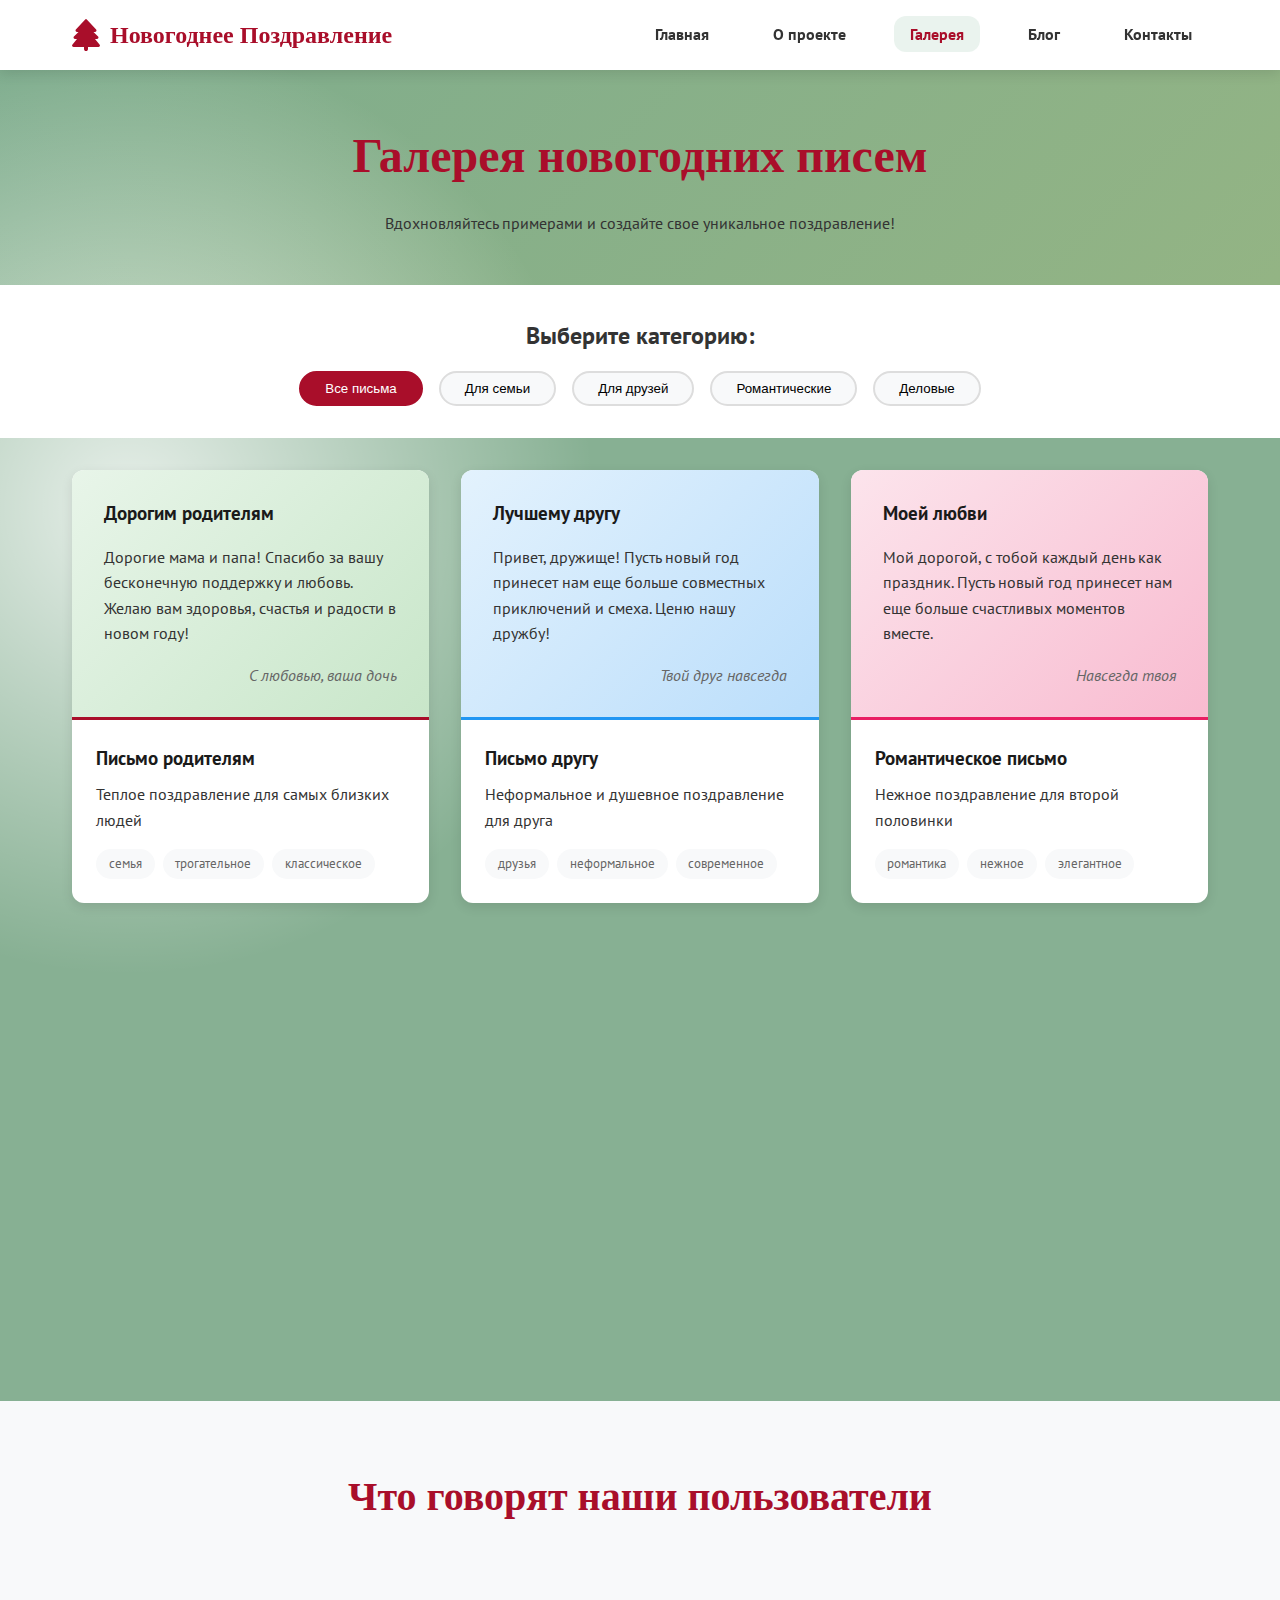
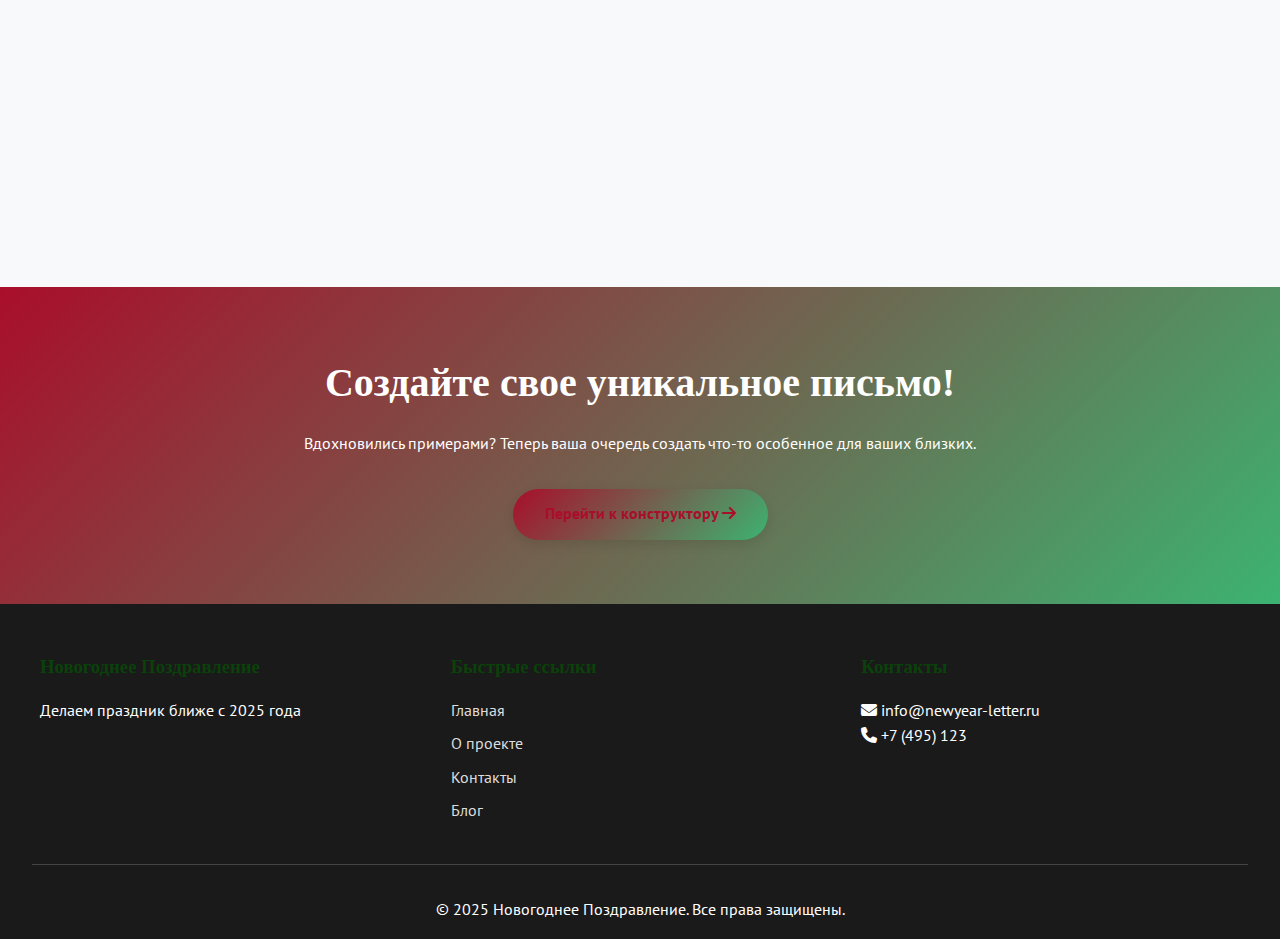
<file: portfolio.html>
<!DOCTYPE html>
<html lang="ru">
<head>
    <meta charset="UTF-8">
    <meta name="viewport" content="width=device-width, initial-scale=1.0">
    <title>Галерея писем | Новогоднее Поздравление - примеры готовых работ</title>
    <meta name="description" content="Примеры новогодних писем, созданных нашим конструктором. Вдохновляйтесь и создайте свое уникальное поздравление для близких!">
    <link rel="stylesheet" href="css/style.css">
    <link rel="preconnect" href="https://fonts.googleapis.com">
    <link rel="preconnect" href="https://fonts.gstatic.com" crossorigin>
    <link href="https://fonts.googleapis.com/css2?family=Mountains+of+Christmas:wght@400;700&family=PT+Sans:wght@400;700&display=swap" rel="stylesheet">
    <link rel="stylesheet" href="https://cdnjs.cloudflare.com/ajax/libs/font-awesome/6.4.0/css/all.min.css">
</head>
<body>
    <header>
        <nav>
            <div class="logo">
                <i class="fas fa-tree"></i>
                <h1>Новогоднее Поздравление</h1>
            </div>
            <ul>
                <li><a href="index.html">Главная</a></li>
                <li><a href="about.html">О проекте</a></li>
                <li><a href="portfolio.html" class="active">Галерея</a></li>
                <li><a href="blog.html">Блог</a></li>
                <li><a href="contacts.html">Контакты</a></li>
            </ul>
        </nav>
    </header>

    <main class="portfolio-page">
        <section class="page-header">
            <h1>Галерея новогодних писем</h1>
            <p>Вдохновляйтесь примерами и создайте свое уникальное поздравление!</p>
        </section>

        <section class="filter-section">
            <h2>Выберите категорию:</h2>
            <div class="filter-buttons">
                <button class="filter-btn active" data-filter="all">Все письма</button>
                <button class="filter-btn" data-filter="family">Для семьи</button>
                <button class="filter-btn" data-filter="friends">Для друзей</button>
                <button class="filter-btn" data-filter="romantic">Романтические</button>
                <button class="filter-btn" data-filter="business">Деловые</button>
            </div>
        </section>

        <section class="portfolio-grid">
            <div class="portfolio-item" data-category="family">
                <div class="portfolio-image">
                    <div class="letter-example family">
                        <h3>Дорогим родителям</h3>
                        <p>Дорогие мама и папа! Спасибо за вашу бесконечную поддержку и любовь. Желаю вам здоровья, счастья и радости в новом году!</p>
                        <div class="signature">С любовью, ваша дочь</div>
                    </div>
                </div>
                <div class="portfolio-info">
                    <h3>Письмо родителям</h3>
                    <p>Теплое поздравление для самых близких людей</p>
                    <div class="tags">
                        <span class="tag">семья</span>
                        <span class="tag">трогательное</span>
                        <span class="tag">классическое</span>
                    </div>
                </div>
            </div>

            <div class="portfolio-item" data-category="friends">
                <div class="portfolio-image">
                    <div class="letter-example friends">
                        <h3>Лучшему другу</h3>
                        <p>Привет, дружище! Пусть новый год принесет нам еще больше совместных приключений и смеха. Ценю нашу дружбу!</p>
                        <div class="signature">Твой друг навсегда</div>
                    </div>
                </div>
                <div class="portfolio-info">
                    <h3>Письмо другу</h3>
                    <p>Неформальное и душевное поздравление для друга</p>
                    <div class="tags">
                        <span class="tag">друзья</span>
                        <span class="tag">неформальное</span>
                        <span class="tag">современное</span>
                    </div>
                </div>
            </div>

            <div class="portfolio-item" data-category="romantic">
                <div class="portfolio-image">
                    <div class="letter-example romantic">
                        <h3>Моей любви</h3>
                        <p>Мой дорогой, с тобой каждый день как праздник. Пусть новый год принесет нам еще больше счастливых моментов вместе.</p>
                        <div class="signature">Навсегда твоя</div>
                    </div>
                </div>
                <div class="portfolio-info">
                    <h3>Романтическое письмо</h3>
                    <p>Нежное поздравление для второй половинки</p>
                    <div class="tags">
                        <span class="tag">романтика</span>
                        <span class="tag">нежное</span>
                        <span class="tag">элегантное</span>
                    </div>
                </div>
            </div>

            <div class="portfolio-item" data-category="business">
                <div class="portfolio-image">
                    <div class="letter-example business">
                        <h3>Уважаемому коллеге</h3>
                        <p>Уважаемый Иван Петрович, благодарю за продуктивное сотрудничество в уходящем году. Желаю успехов и новых достижений!</p>
                        <div class="signature">С уважением, ваш коллега</div>
                    </div>
                </div>
                <div class="portfolio-info">
                    <h3>Деловое поздравление</h3>
                    <p>Официальное, но теплое письмо для коллег</p>
                    <div class="tags">
                        <span class="tag">работа</span>
                        <span class="tag">официальное</span>
                        <span class="tag">строгое</span>
                    </div>
                </div>
            </div>

            <div class="portfolio-item" data-category="family">
                <div class="portfolio-image">
                    <div class="letter-example family">
                        <h3>Любимой бабушке</h3>
                        <p>Дорогая бабуля! Твои пироги и сказки - самое теплое воспоминание детства. Желаю тебе здоровья и бодрости духа!</p>
                        <div class="signature">Твоя внучка</div>
                    </div>
                </div>
                <div class="portfolio-info">
                    <h3>Письмо бабушке</h3>
                    <p>Трогательное поздравление для самого старшего члена семьи</p>
                    <div class="tags">
                        <span class="tag">семья</span>
                        <span class="tag">трогательное</span>
                        <span class="tag">ностальгическое</span>
                    </div>
                </div>
            </div>

            <div class="portfolio-item" data-category="friends">
                <div class="portfolio-image">
                    <div class="letter-example friends">
                        <h3>Подруге детства</h3>
                        <p>Дорогая подруга! Как здорово, что наша дружба длится уже столько лет. Пусть новый год принесет нам новые совместные воспоминания!</p>
                        <div class="signature">Твоя подруга</div>
                    </div>
                </div>
                <div class="portfolio-info">
                    <h3>Письмо подруге</h3>
                    <p>Душевное поздравление для близкой подруги</p>
                    <div class="tags">
                        <span class="tag">друзья</span>
                        <span class="tag">ностальгия</span>
                        <span class="tag">женское</span>
                    </div>
                </div>
            </div>
        </section>

        <section class="testimonials">
            <h2>Что говорят наши пользователи</h2>
            <div class="testimonial-container">
                <div class="testimonial">
                    <div class="testimonial-text">
                        <p>"Впервые отправила родителям не просто открытку, а настоящее письмо с теплыми словами. Мама сказала, что это лучший новогодний подарок!"</p>
                    </div>
                    <div class="testimonial-author">
                        <h4>Мария, 28 лет</h4>
                        <p>Использовала шаблон "Для родителей"</p>
                    </div>
                </div>
                
                <div class="testimonial">
                    <div class="testimonial-text">
                        <p>"Отправил письмо коллеге, с которым работал над сложным проектом. Он был очень тронут, сказал, что это самая ценная благодарность за год."</p>
                    </div>
                    <div class="testimonial-author">
                        <h4>Андрей, 35 лет</h4>
                        <p>Создал деловое поздравление</p>
                    </div>
                </div>
                
                <div class="testimonial">
                    <div class="testimonial-text">
                        <p>"Сделала письмо для мужа в романтическом стиле. Распечатала и положила под елку. Он сказал, что это самое душевное, что он получал!"</p>
                    </div>
                    <div class="testimonial-author">
                        <h4>Ольга, 32 года</h4>
                        <p>Использовала романтический шаблон</p>
                    </div>
                </div>
            </div>
        </section>

        <section class="cta-section">
            <h2>Создайте свое уникальное письмо!</h2>
            <p>Вдохновились примерами? Теперь ваша очередь создать что-то особенное для ваших близких.</p>
            <a href="index.html#create-letter" class="btn">Перейти к конструктору <i class="fas fa-arrow-right"></i></a>
        </section>
    </main>

    <footer>
        <div class="footer-content">
            <div class="footer-section">
                <h3>Новогоднее Поздравление</h3>
                <p>Делаем праздник ближе с 2025 года</p>
            </div>
            <div class="footer-section">
                <h3>Быстрые ссылки</h3>
                <ul>
                    <li><a href="index.html">Главная</a></li>
                    <li><a href="about.html">О проекте</a></li>
                    <li><a href="contacts.html">Контакты</a></li>
                    <li><a href="blog.html">Блог</a></li>
                </ul>
            </div>
            <div class="footer-section">
                <h3>Контакты</h3>
                <p><i class="fas fa-envelope"></i> info@newyear-letter.ru</p>
                <p><i class="fas fa-phone"></i> +7 (495) 123</p>
            </div>
        </div>
        <div class="footer-bottom">
            <p>&copy; 2025 Новогоднее Поздравление. Все права защищены.</p>
        </div>
    </footer>

    <script src="js/script.js"></script>
</body>
</html>
</file>
<file: css/style.css>
/* Основные стили */
* {
    margin: 0;
    padding: 0;
    box-sizing: border-box;
}

:root {
    --primary-color: #a90e2a;
    --secondary-color: #680808;
    --accent-color: #0b410a;
    --light-color: #F8F9FA;
    --dark-color: #1A1A1A;
    --text-color: #333333;
    --border-radius: 12px;
    --shadow: 0 4px 12px rgba(0, 0, 0, 0.1);
    --transition: all 0.3s ease;
}

body {
    font-family: 'PT Sans', sans-serif;
    line-height: 1.6;
    color: var(--text-color);
    background-color: #87b093;
    background-image: 
        radial-gradient(circle at 10% 20%, rgba(255, 255, 255, 0.8) 0%, transparent 20%),
        radial-gradient(circle at 90% 80%, rgba(255, 248, 220, 0.6) 0%, transparent 20%);
    min-height: 100vh;
    display: flex;
    flex-direction: column;
}

main {
    flex: 1;
}

.container {
    max-width: 1200px;
    margin: 0 auto;
    padding: 0 20px;
}

/* Шапка и навигация */
header {
    background-color: white;
    box-shadow: var(--shadow);
    position: sticky;
    top: 0;
    z-index: 1000;
}

nav {
    display: flex;
    justify-content: space-between;
    align-items: center;
    padding: 1rem 2rem;
    max-width: 1200px;
    margin: 0 auto;
}

.logo {
    display: flex;
    align-items: center;
    gap: 10px;
}

.logo i {
    color: var(--primary-color);
    font-size: 2rem;
}

.logo h1 {
    font-family: 'Mountains of Christmas', cursive;
    color: var(--primary-color);
    font-size: 1.5rem;
}

nav ul {
    display: flex;
    list-style: none;
    gap: 2rem;
}

nav a {
    text-decoration: none;
    color: var(--text-color);
    font-weight: 600;
    padding: 0.5rem 1rem;
    border-radius: var(--border-radius);
    transition: var(--transition);
}

nav a:hover {
    color: var(--primary-color);
    background-color: rgba(46, 139, 87, 0.1);
}

nav a.active {
    color: var(--primary-color);
    background-color: rgba(46, 139, 87, 0.1);
}

/* Герой-секция */
.hero {
    text-align: center;
    padding: 4rem 2rem;
    background: linear-gradient(135deg, rgba(46, 139, 87, 0.1), rgba(211, 47, 47, 0.1));
    position: relative;
    overflow: hidden;
}

.hero-content h1 {
    font-family: 'Mountains of Christmas', cursive;
    font-size: 3rem;
    color: var(--primary-color);
    margin-bottom: 1rem;
}

.hero-content p {
    font-size: 1.2rem;
    color: var(--text-color);
    margin-bottom: 2rem;
    max-width: 600px;
    margin-left: auto;
    margin-right: auto;
}

/* Снежинки */
.snowflakes {
    position: absolute;
    top: 0;
    left: 0;
    width: 100%;
    height: 100%;
    pointer-events: none;
    z-index: 1;
}

.snowflake {
    position: absolute;
    color: #87CEEB;
    font-size: 1.5rem;
    animation: fall linear infinite;
}

/* Стили для логотипа */
.logo img {
    height: 50px;
    width: auto;
}

/* Стили для баннера */
.hero-image {
    margin-top: 2rem;
    border-radius: var(--border-radius);
    overflow: hidden;
    box-shadow: var(--shadow);
}

.hero-image img {
    width: 100%;
    height: auto;
    display: block;
}

/* Стили для фото команды */
.member-photo img {
    width: 150px;
    height: 150px;
    border-radius: 50%;
    object-fit: cover;
    border: 3px solid var(--primary-color);
}

/* Стили для изображений в блоге */
.post-image img {
    width: 100%;
    height: 250px;
    object-fit: cover;
}

.featured .post-image img {
    height: 100%;
    object-fit: cover;
}

.snowflake:nth-child(1) { left: 10%; animation-duration: 10s; animation-delay: 0s; }
.snowflake:nth-child(2) { left: 25%; animation-duration: 12s; animation-delay: 2s; }
.snowflake:nth-child(3) { left: 50%; animation-duration: 14s; animation-delay: 4s; }
.snowflake:nth-child(4) { left: 75%; animation-duration: 11s; animation-delay: 1s; }
.snowflake:nth-child(5) { left: 90%; animation-duration: 13s; animation-delay: 3s; }
.snowflake:nth-child(6) { left: 40%; animation-duration: 15s; animation-delay: 5s; }

@keyframes fall {
    from { transform: translateY(-100px) rotate(0deg); opacity: 1; }
    to { transform: translateY(100vh) rotate(360deg); opacity: 0; }
}

/* Кнопки */
.btn {
    display: inline-block;
    background: linear-gradient(135deg, var(--primary-color), #3CB371);
    color: white;
    padding: 0.8rem 2rem;
    border-radius: 50px;
    text-decoration: none;
    font-weight: 600;
    border: none;
    cursor: pointer;
    transition: var(--transition);
    box-shadow: var(--shadow);
}

.btn:hover {
    transform: translateY(-3px);
    box-shadow: 0 6px 20px rgba(46, 139, 87, 0.3);
}

.btn.secondary {
    background: linear-gradient(135deg, #6c757d, #868e96);
}

/* Конструктор письма */
.letter-creator {
    padding: 4rem 2rem;
    background-color: white;
}

.letter-creator h2 {
    text-align: center;
    font-family: 'Mountains of Christmas', cursive;
    font-size: 2.5rem;
    color: var(--primary-color);
    margin-bottom: 2rem;
}

.creator-container {
    display: grid;
    grid-template-columns: 1fr 1fr;
    gap: 2rem;
    max-width: 1200px;
    margin: 0 auto;
}

.editor, .preview {
    background-color: var(--light-color);
    padding: 2rem;
    border-radius: var(--border-radius);
    box-shadow: var(--shadow);
}

.form-group {
    margin-bottom: 1.5rem;
}

.form-group label {
    display: block;
    margin-bottom: 0.5rem;
    font-weight: 600;
    color: var(--primary-color);
}

.form-group input,
.form-group textarea,
.form-group select {
    width: 100%;
    padding: 0.8rem;
    border: 2px solid #ddd;
    border-radius: var(--border-radius);
    font-family: inherit;
    transition: var(--transition);
}

.form-group input:focus,
.form-group textarea:focus,
.form-group select:focus {
    outline: none;
    border-color: var(--primary-color);
}

.styles {
    display: flex;
    gap: 1rem;
    margin-top: 0.5rem;
}

.style-btn {
    flex: 1;
    padding: 0.5rem;
    background-color: white;
    border: 2px solid #ddd;
    border-radius: var(--border-radius);
    cursor: pointer;
    transition: var(--transition);
}

.style-btn.active {
    background-color: var(--primary-color);
    color: white;
    border-color: var(--primary-color);
}

/* Предпросмотр письма */
.letter-preview {
    background-color: white;
    padding: 2rem;
    border-radius: var(--border-radius);
    box-shadow: 0 0 20px rgba(0, 0, 0, 0.1);
    min-height: 400px;
    display: flex;
    flex-direction: column;
}

.letter-header {
    text-align: center;
    border-bottom: 2px solid var(--accent-color);
    padding-bottom: 1rem;
    margin-bottom: 2rem;
}

.letter-header h3 {
    font-family: 'Mountains of Christmas', cursive;
    font-size: 2rem;
    color: var(--primary-color);
}

.decorations {
    display: flex;
    justify-content: center;
    gap: 1rem;
    margin-top: 0.5rem;
    color: var(--accent-color);
}

.letter-content {
    flex: 1;
    font-size: 1.1rem;
    line-height: 1.8;
}

.recipient-line {
    font-weight: bold;
    font-size: 1.2rem;
    margin-bottom: 1rem;
}

.sender-line {
    margin-top: 2rem;
    text-align: right;
    font-style: italic;
}

.letter-footer {
    text-align: center;
    margin-top: 2rem;
    padding-top: 1rem;
    border-top: 1px solid #eee;
    color: var(--secondary-color);
}

/* Особенности */
.features {
    padding: 4rem 2rem;
    background: linear-gradient(135deg, rgba(255, 215, 0, 0.1), rgba(46, 139, 87, 0.1));
}

.features h2 {
    text-align: center;
    font-family: 'Mountains of Christmas', cursive;
    font-size: 2.5rem;
    color: var(--primary-color);
    margin-bottom: 3rem;
}

.features-grid {
    display: grid;
    grid-template-columns: repeat(auto-fit, minmax(250px, 1fr));
    gap: 2rem;
    max-width: 1200px;
    margin: 0 auto;
}

.feature {
    text-align: center;
    padding: 2rem;
    background-color: white;
    border-radius: var(--border-radius);
    box-shadow: var(--shadow);
    transition: var(--transition);
}

.feature:hover {
    transform: translateY(-10px);
}

.feature i {
    font-size: 3rem;
    color: var(--primary-color);
    margin-bottom: 1rem;
}

.feature h3 {
    margin-bottom: 1rem;
    color: var(--dark-color);
}

/* Подвал */
footer {
    background-color: var(--dark-color);
    color: white;
    padding: 3rem 2rem 1rem;
    margin-top: auto;
}

.footer-content {
    display: grid;
    grid-template-columns: repeat(auto-fit, minmax(250px, 1fr));
    gap: 2rem;
    max-width: 1200px;
    margin: 0 auto;
}

.footer-section h3 {
    color: var(--accent-color);
    margin-bottom: 1rem;
    font-family: 'Mountains of Christmas', cursive;
}

.footer-section ul {
    list-style: none;
}

.footer-section ul li {
    margin-bottom: 0.5rem;
}

.footer-section a {
    color: #ddd;
    text-decoration: none;
    transition: var(--transition);
}

.footer-section a:hover {
    color: var(--accent-color);
}

.footer-bottom {
    text-align: center;
    margin-top: 2rem;
    padding-top: 2rem;
    border-top: 1px solid #444;
}

/* Стили для страницы "О проекте" */
.about-page .page-header {
    text-align: center;
    padding: 3rem 2rem;
    background: linear-gradient(135deg, rgba(46, 139, 87, 0.1), rgba(211, 47, 47, 0.1));
}

.about-page .page-header h1 {
    font-family: 'Mountains of Christmas', cursive;
    font-size: 3rem;
    color: var(--primary-color);
    margin-bottom: 1rem;
}

.about-content {
    max-width: 900px;
    margin: 0 auto;
    padding: 3rem 2rem;
}

.about-content article {
    margin-bottom: 3rem;
}

.about-content h2 {
    color: var(--primary-color);
    margin-bottom: 1.5rem;
    display: flex;
    align-items: center;
    gap: 10px;
}

.highlight-box {
    background-color: rgba(255, 215, 0, 0.1);
    border-left: 4px solid var(--accent-color);
    padding: 1.5rem;
    margin: 1.5rem 0;
    border-radius: 0 var(--border-radius) var(--border-radius) 0;
}

.highlight-box i {
    color: var(--accent-color);
    font-size: 1.5rem;
    margin-bottom: 0.5rem;
}

.mission-cards {
    display: grid;
    grid-template-columns: repeat(auto-fit, minmax(250px, 1fr));
    gap: 1.5rem;
    margin: 2rem 0;
}

.mission-card {
    text-align: center;
    padding: 1.5rem;
    background-color: white;
    border-radius: var(--border-radius);
    box-shadow: var(--shadow);
}

.mission-card i {
    font-size: 2.5rem;
    color: var(--primary-color);
    margin-bottom: 1rem;
}

.features-list {
    list-style: none;
    margin: 1.5rem 0;
}

.features-list li {
    margin-bottom: 0.8rem;
    display: flex;
    align-items: flex-start;
    gap: 10px;
}

.features-list i {
    color: var(--primary-color);
    margin-top: 0.3rem;
}

.team-grid {
    display: grid;
    grid-template-columns: repeat(auto-fit, minmax(250px, 1fr));
    gap: 2rem;
    margin-top: 2rem;
}

.team-member {
    text-align: center;
    padding: 2rem;
    background-color: white;
    border-radius: var(--border-radius);
    box-shadow: var(--shadow);
}

.member-photo i {
    font-size: 4rem;
    color: var(--primary-color);
    margin-bottom: 1rem;
}

.team-member h3 {
    color: var(--dark-color);
    margin-bottom: 0.5rem;
}

.team-member .role {
    color: var(--primary-color);
    font-weight: bold;
    margin-bottom: 1rem;
}

/* Стили для страницы портфолио */
.portfolio-page .page-header {
    text-align: center;
    padding: 3rem 2rem;
    background: linear-gradient(135deg, rgba(46, 139, 87, 0.1), rgba(255, 215, 0, 0.1));
}

.portfolio-page .page-header h1 {
    font-family: 'Mountains of Christmas', cursive;
    font-size: 3rem;
    color: var(--primary-color);
    margin-bottom: 1rem;
}

.filter-section {
    text-align: center;
    padding: 2rem;
    background-color: white;
}

.filter-buttons {
    display: flex;
    justify-content: center;
    flex-wrap: wrap;
    gap: 1rem;
    margin-top: 1rem;
}

.filter-btn {
    padding: 0.5rem 1.5rem;
    background-color: var(--light-color);
    border: 2px solid #ddd;
    border-radius: 50px;
    cursor: pointer;
    transition: var(--transition);
}

.filter-btn.active {
    background-color: var(--primary-color);
    color: white;
    border-color: var(--primary-color);
}

.portfolio-grid {
    display: grid;
    grid-template-columns: repeat(auto-fill, minmax(350px, 1fr));
    gap: 2rem;
    padding: 2rem;
    max-width: 1200px;
    margin: 0 auto;
}

.portfolio-item {
    background-color: white;
    border-radius: var(--border-radius);
    overflow: hidden;
    box-shadow: var(--shadow);
    transition: var(--transition);
}

.portfolio-item:hover {
    transform: translateY(-5px);
    box-shadow: 0 10px 25px rgba(0, 0, 0, 0.15);
}

.letter-example {
    padding: 2rem;
    height: 250px;
    display: flex;
    flex-direction: column;
    justify-content: center;
    border-bottom: 3px solid;
}

.letter-example.family {
    background: linear-gradient(135deg, #E8F5E9, #C8E6C9);
    border-color: var(--primary-color);
}

.letter-example.friends {
    background: linear-gradient(135deg, #E3F2FD, #BBDEFB);
    border-color: #2196F3;
}

.letter-example.romantic {
    background: linear-gradient(135deg, #FCE4EC, #F8BBD0);
    border-color: #E91E63;
}

.letter-example.business {
    background: linear-gradient(135deg, #F5F5F5, #EEEEEE);
    border-color: #607D8B;
}

.letter-example h3 {
    color: var(--dark-color);
    margin-bottom: 1rem;
}

.signature {
    margin-top: 1rem;
    text-align: right;
    font-style: italic;
    color: #666;
}

.portfolio-info {
    padding: 1.5rem;
}

.portfolio-info h3 {
    color: var(--dark-color);
    margin-bottom: 0.5rem;
}

.tags {
    display: flex;
    flex-wrap: wrap;
    gap: 0.5rem;
    margin-top: 1rem;
}

.tag {
    background-color: var(--light-color);
    padding: 0.3rem 0.8rem;
    border-radius: 50px;
    font-size: 0.8rem;
    color: #666;
}

.testimonials {
    padding: 4rem 2rem;
    background-color: var(--light-color);
}

.testimonials h2 {
    text-align: center;
    font-family: 'Mountains of Christmas', cursive;
    font-size: 2.5rem;
    color: var(--primary-color);
    margin-bottom: 3rem;
}

.testimonial-container {
    display: grid;
    grid-template-columns: repeat(auto-fit, minmax(300px, 1fr));
    gap: 2rem;
    max-width: 1200px;
    margin: 0 auto;
}

.testimonial {
    background-color: white;
    padding: 2rem;
    border-radius: var(--border-radius);
    box-shadow: var(--shadow);
}

.testimonial-text {
    font-style: italic;
    margin-bottom: 1.5rem;
    position: relative;
}

.testimonial-text::before {
    content: '"';
    font-size: 3rem;
    color: var(--primary-color);
    position: absolute;
    top: -20px;
    left: -10px;
    opacity: 0.3;
}

.testimonial-author h4 {
    color: var(--dark-color);
    margin-bottom: 0.3rem;
}

.cta-section {
    text-align: center;
    padding: 4rem 2rem;
    background: linear-gradient(135deg, var(--primary-color), #3CB371);
    color: white;
}

.cta-section h2 {
    font-family: 'Mountains of Christmas', cursive;
    font-size: 2.5rem;
    margin-bottom: 1rem;
}

.cta-section .btn {
    background-color: white;
    color: var(--primary-color);
    margin-top: 2rem;
}

/* Стили для страницы контактов */
.contacts-page .page-header {
    text-align: center;
    padding: 3rem 2rem;
    background: linear-gradient(135deg, rgba(46, 139, 87, 0.1), rgba(211, 47, 47, 0.1));
}

.contacts-page .page-header h1 {
    font-family: 'Mountains of Christmas', cursive;
    font-size: 3rem;
    color: var(--primary-color);
    margin-bottom: 1rem;
}

.contact-container {
    display: grid;
    grid-template-columns: 1fr 1fr;
    gap: 3rem;
    max-width: 1200px;
    margin: 0 auto;
    padding: 3rem 2rem;
}

.contact-info h2,
.contact-form-section h2 {
    color: var(--primary-color);
    margin-bottom: 1.5rem;
    display: flex;
    align-items: center;
    gap: 10px;
}

.contact-method {
    display: flex;
    gap: 1rem;
    margin-bottom: 2rem;
    align-items: flex-start;
}

.contact-icon {
    background-color: rgba(46, 139, 87, 0.1);
    width: 50px;
    height: 50px;
    border-radius: 50%;
    display: flex;
    align-items: center;
    justify-content: center;
    flex-shrink: 0;
}

.contact-icon i {
    color: var(--primary-color);
    font-size: 1.2rem;
}

.contact-details h3 {
    color: var(--dark-color);
    margin-bottom: 0.5rem;
}

.contact-details a {
    color: var(--primary-color);
    text-decoration: none;
}

.social-links {
    margin-top: 2rem;
}

.social-icons {
    display: flex;
    gap: 1rem;
    margin-top: 1rem;
}

.social-icon {
    display: inline-flex;
    align-items: center;
    justify-content: center;
    width: 40px;
    height: 40px;
    background-color: var(--primary-color);
    color: white;
    border-radius: 50%;
    text-decoration: none;
    transition: var(--transition);
}

.social-icon:hover {
    transform: translateY(-3px);
    background-color: #3CB371;
}

.contact-form {
    margin-top: 1.5rem;
}

.checkbox-group {
    display: flex;
    align-items: center;
    gap: 10px;
}

.checkbox-group input {
    width: auto;
}

.form-message {
    margin-top: 1rem;
    padding: 1rem;
    border-radius: var(--border-radius);
    display: none;
}

.form-message.success {
    background-color: #d4edda;
    color: #155724;
    border: 1px solid #c3e6cb;
    display: block;
}

.form-message.error {
    background-color: #f8d7da;
    color: #721c24;
    border: 1px solid #f5c6cb;
    display: block;
}

.faq-section {
    max-width: 900px;
    margin: 0 auto;
    padding: 3rem 2rem;
}

.faq-item {
    margin-bottom: 1rem;
    border: 1px solid #ddd;
    border-radius: var(--border-radius);
    overflow: hidden;
}

.faq-question {
    padding: 1.5rem;
    background-color: var(--light-color);
    display: flex;
    justify-content: space-between;
    align-items: center;
    cursor: pointer;
}

.faq-question h3 {
    color: var(--dark-color);
}

.faq-answer {
    padding: 1.5rem;
    background-color: white;
    display: none;
}

.faq-item.active .faq-answer {
    display: block;
}

.map-section {
    max-width: 900px;
    margin: 0 auto 3rem;
    padding: 0 2rem;
}

.map-placeholder {
    height: 300px;
    background: linear-gradient(135deg, #E8F5E9, #C8E6C9);
    border-radius: var(--border-radius);
    display: flex;
    align-items: center;
    justify-content: center;
    margin-top: 1rem;
}

.map-content {
    text-align: center;
}

.map-content i {
    font-size: 3rem;
    color: var(--primary-color);
    margin-bottom: 1rem;
}

/* Стили для блога */
.blog-page .page-header {
    text-align: center;
    padding: 3rem 2rem;
    background: linear-gradient(135deg, rgba(46, 139, 87, 0.1), rgba(255, 215, 0, 0.1));
}

.blog-page .page-header h1 {
    font-family: 'Mountains of Christmas', cursive;
    font-size: 3rem;
    color: var(--primary-color);
    margin-bottom: 1rem;
}

.blog-container {
    display: grid;
    grid-template-columns: 2fr 1fr;
    gap: 3rem;
    max-width: 1200px;
    margin: 0 auto;
    padding: 3rem 2rem;
}

.blog-post {
    background-color: white;
    border-radius: var(--border-radius);
    overflow: hidden;
    box-shadow: var(--shadow);
    margin-bottom: 2rem;
    transition: var(--transition);
}

.blog-post:hover {
    transform: translateY(-5px);
    box-shadow: 0 10px 25px rgba(0, 0, 0, 0.15);
}

.blog-post.featured {
    grid-column: 1 / -1;
    display: grid;
    grid-template-columns: 1fr 2fr;
}

.post-image {
    height: 250px;
    background: linear-gradient(135deg, var(--primary-color), #3CB371);
    display: flex;
    align-items: center;
    justify-content: center;
}

.image-placeholder {
    text-align: center;
    color: white;
}

.image-placeholder i {
    font-size: 4rem;
    margin-bottom: 1rem;
}

.featured .post-image {
    height: auto;
}

.post-content {
    padding: 2rem;
}

.post-meta {
    display: flex;
    gap: 1rem;
    margin-bottom: 1rem;
    color: #666;
}

.post-category {
    background-color: rgba(46, 139, 87, 0.1);
    color: var(--primary-color);
    padding: 0.3rem 0.8rem;
    border-radius: 50px;
    font-size: 0.9rem;
}

.post-content h2 {
    color: var(--dark-color);
    margin-bottom: 1rem;
    line-height: 1.3;
}

.read-more {
    display: inline-block;
    color: var(--primary-color);
    text-decoration: none;
    font-weight: 600;
    margin-top: 1rem;
    transition: var(--transition);
}

.read-more:hover {
    color: #3CB371;
}

/* Боковая панель блога */
.blog-sidebar {
    display: flex;
    flex-direction: column;
    gap: 2rem;
}

.sidebar-widget {
    background-color: white;
    padding: 1.5rem;
    border-radius: var(--border-radius);
    box-shadow: var(--shadow);
}

.sidebar-widget h3 {
    color: var(--primary-color);
    margin-bottom: 1rem;
    display: flex;
    align-items: center;
    gap: 10px;
}

.search-box {
    display: flex;
    gap: 0;
}

.search-box input {
    flex: 1;
    padding: 0.8rem;
    border: 2px solid #ddd;
    border-radius: var(--border-radius) 0 0 var(--border-radius);
    border-right: none;
}

.search-box button {
    background-color: var(--primary-color);
    color: white;
    border: none;
    padding: 0 1.5rem;
    border-radius: 0 var(--border-radius) var(--border-radius) 0;
    cursor: pointer;
}

.categories,
.archive {
    list-style: none;
}

.categories li,
.archive li {
    padding: 0.8rem 0;
    border-bottom: 1px solid #eee;
    display: flex;
    justify-content: space-between;
}

.categories li:last-child,
.archive li:last-child {
    border-bottom: none;
}

.categories a,
.archive a {
    color: var(--text-color);
    text-decoration: none;
    transition: var(--transition);
}

.categories a:hover,
.archive a:hover {
    color: var(--primary-color);
}

.categories span,
.archive span {
    background-color: var(--light-color);
    padding: 0.2rem 0.6rem;
    border-radius: 50px;
    font-size: 0.8rem;
}

.popular-post {
    padding: 1rem 0;
    border-bottom: 1px solid #eee;
}

.popular-post:last-child {
    border-bottom: none;
}

.popular-post h4 {
    margin-bottom: 0.3rem;
}

.popular-post a {
    color: var(--dark-color);
    text-decoration: none;
    transition: var(--transition);
}

.popular-post a:hover {
    color: var(--primary-color);
}

.post-date {
    color: #666;
    font-size: 0.9rem;
}

.newsletter-form {
    display: flex;
    flex-direction: column;
    gap: 1rem;
    margin-top: 1rem;
}

.newsletter-form input {
    padding: 0.8rem;
    border: 2px solid #ddd;
    border-radius: var(--border-radius);
}

.newsletter-form button {
    background-color: var(--primary-color);
    color: white;
    border: none;
    padding: 0.8rem;
    border-radius: var(--border-radius);
    cursor: pointer;
    transition: var(--transition);
}

.newsletter-form button:hover {
    background-color: #3CB371;
}

/* Пагинация */
.pagination {
    display: flex;
    justify-content: center;
    gap: 0.5rem;
    padding: 2rem;
    max-width: 1200px;
    margin: 0 auto;
}

.page-link {
    display: inline-flex;
    align-items: center;
    justify-content: center;
    width: 40px;
    height: 40px;
    background-color: white;
    color: var(--text-color);
    border-radius: 50%;
    text-decoration: none;
    transition: var(--transition);
    box-shadow: var(--shadow);
}

.page-link:hover,
.page-link.active {
    background-color: var(--primary-color);
    color: white;
}

.page-link.next {
    width: auto;
    padding: 0 1.5rem;
    border-radius: 50px;
}

/* Адаптивность */
@media (max-width: 992px) {
    .creator-container {
        grid-template-columns: 1fr;
    }
    
    .contact-container {
        grid-template-columns: 1fr;
    }
    
    .blog-container {
        grid-template-columns: 1fr;
    }
    
    .blog-post.featured {
        grid-template-columns: 1fr;
    }
}

@media (max-width: 768px) {
    nav {
        flex-direction: column;
        gap: 1rem;
    }
    
    nav ul {
        flex-wrap: wrap;
        justify-content: center;
    }
    
    .hero-content h1 {
        font-size: 2rem;
    }
    
    .features-grid {
        grid-template-columns: 1fr;
    }
    
    .portfolio-grid {
        grid-template-columns: 1fr;
    }
    
    .mission-cards {
        grid-template-columns: 1fr;
    }
    
    .team-grid {
        grid-template-columns: 1fr;
    }
    
    .testimonial-container {
        grid-template-columns: 1fr;
    }
}
</file>
